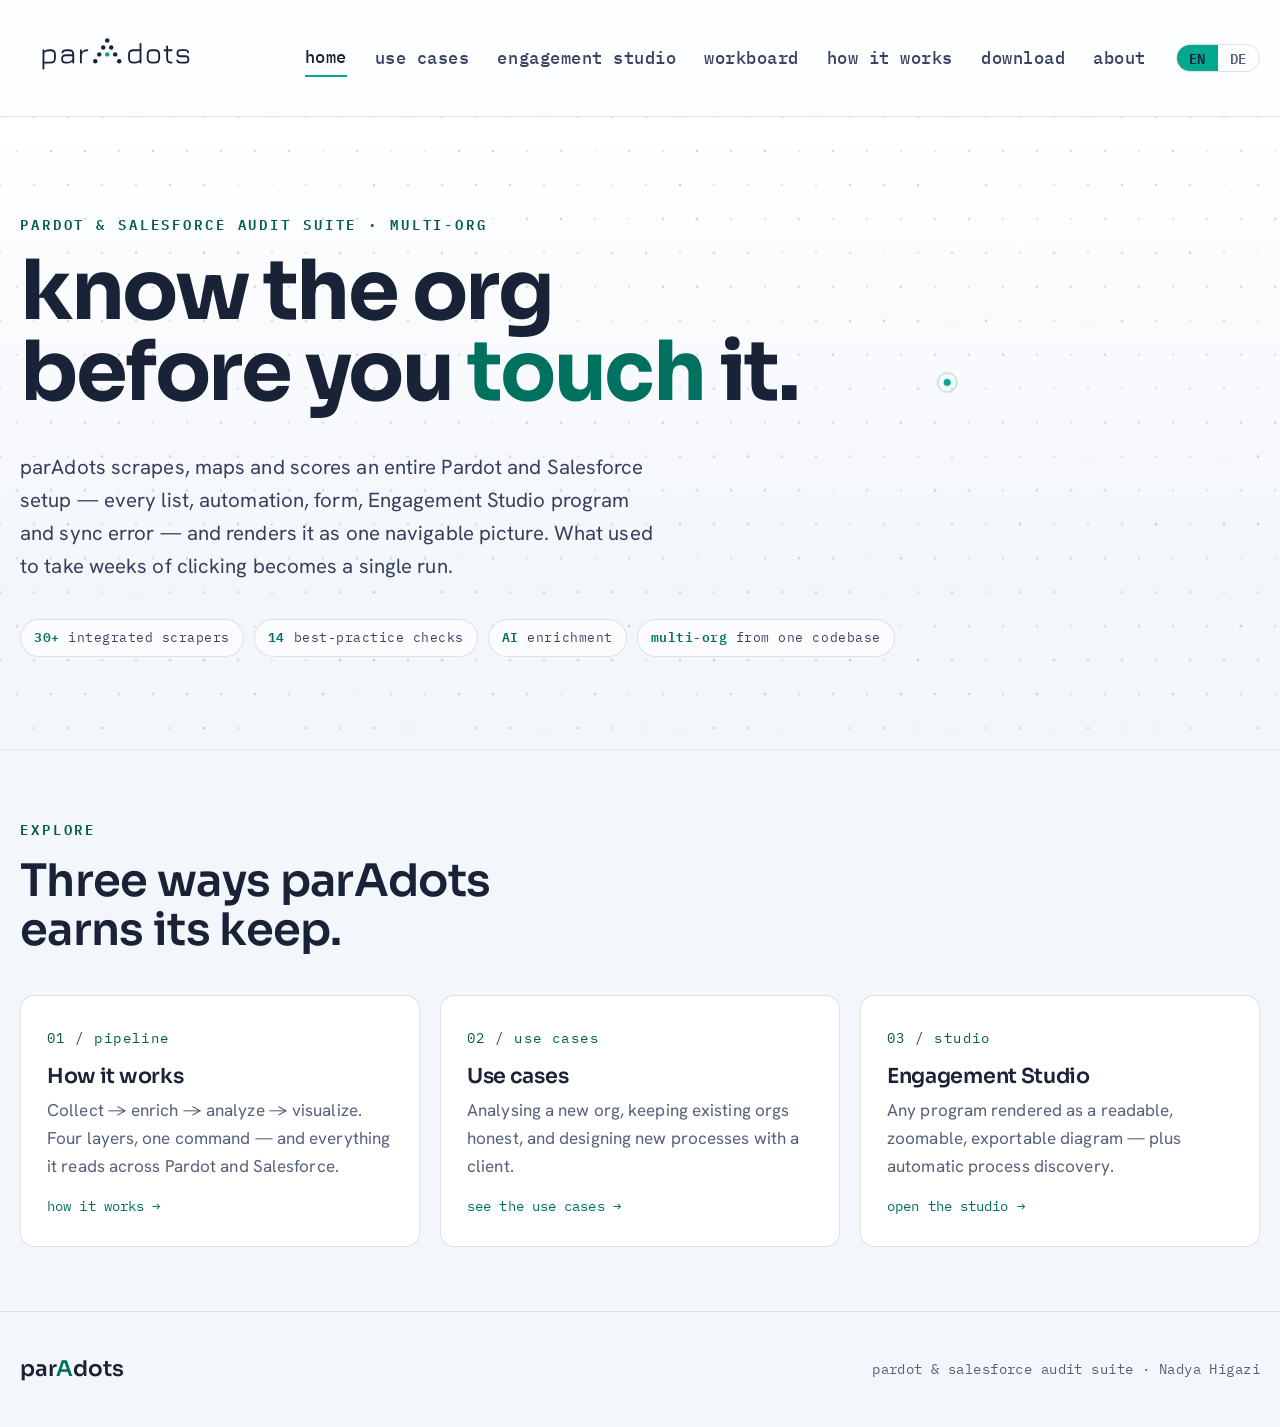
<file: index.html>
<!doctype html>
<html lang="en">
<head>
<meta charset="utf-8">
<meta name="viewport" content="width=device-width, initial-scale=1">
<title>parAdots</title>
<meta name="description" content="parAdots — multi-org Pardot & Salesforce audit suite. Scrape, map, score and visualise an entire org.">
<link rel="icon" href="assets/parAdots-logo.svg">
<link rel="preconnect" href="https://fonts.googleapis.com">
<link rel="preconnect" href="https://fonts.gstatic.com" crossorigin>
<link rel="stylesheet" href="https://fonts.googleapis.com/css2?family=Sora:wght@400;500;600;700&family=Hanken+Grotesk:wght@400;500;600&family=IBM+Plex+Mono:wght@400;500&display=swap">
<link rel="stylesheet" href="styles.css">
</head>
<body>

<header>
  <div class="wrap nav">
    <a class="brandmark" href="index.html" aria-label="parAdots home"><img src="assets/parAdots-logo.svg" alt="parAdots"></a>
    <nav class="nav-links">
      <a href="index.html" class="active" data-i18n="nav.home">home</a>
      <a href="scenarios.html" class="hide-sm" data-i18n="nav.uc">use cases</a>
      <a href="engagement-studio.html" class="hide-sm" data-i18n="nav.es">engagement studio</a>
      <a href="workboard.html" class="hide-sm" data-i18n="nav.workboard">workboard</a>
      <a href="how-it-works.html" class="hide-sm" data-i18n="nav.hiw">how it works</a>
      <a href="install.html" class="hide-sm" data-i18n="nav.install">download</a>
      <a href="about.html" class="hide-sm" data-i18n="nav.about">about</a>
      <span class="langtoggle" role="group" aria-label="Language"><button type="button" data-lang="en">EN</button><button type="button" data-lang="de">DE</button></span>
    </nav>
  </div>
</header>

<section class="hero">
  <canvas id="dotfield" aria-hidden="true"></canvas>
  <div class="wrap">
    <span class="eyebrow" data-i18n="home.eyebrow">pardot &amp; salesforce audit suite · multi-org</span>
    <h1 data-i18n="home.h1">know the org before you <span class="mark">touch</span> it.</h1>
    <p class="lead" data-i18n="home.lead">parAdots scrapes, maps and scores an entire Pardot and Salesforce setup — every list, automation, form, Engagement&nbsp;Studio program and sync error — and renders it as one navigable picture. What used to take weeks of clicking becomes a single run.</p>
    <div class="chips">
      <span class="chip" data-i18n="home.chip1"><b>30+</b> integrated scrapers</span>
      <span class="chip" data-i18n="home.chip2"><b>14</b> best-practice checks</span>
      <span class="chip" data-i18n="home.chip3"><b>AI</b> enrichment</span>
      <span class="chip" data-i18n="home.chip4"><b>multi-org</b> from one codebase</span>
    </div>
  </div>
</section>

<section>
  <div class="wrap">
    <span class="eyebrow" data-i18n="home.exp_eyebrow">explore</span>
    <h2 style="max-width:16ch" data-i18n="home.exp_h2">Three ways parAdots earns its keep.</h2>
    <div class="cards">
      <a class="card" href="how-it-works.html">
        <span class="num" data-i18n="home.card1_num">01 / pipeline</span>
        <h3 data-i18n="home.card1_h">How it works</h3>
        <p data-i18n="home.card1_p">Collect → enrich → analyze → visualize. Four layers, one command — and everything it reads across Pardot and Salesforce.</p>
        <span class="go" data-i18n="home.card1_go">how it works →</span>
      </a>
      <a class="card" href="scenarios.html">
        <span class="num" data-i18n="home.card2_num">02 / use cases</span>
        <h3 data-i18n="home.card2_h">Use cases</h3>
        <p data-i18n="home.card2_p">Analysing a new org, keeping existing orgs honest, and designing new processes with a client.</p>
        <span class="go" data-i18n="home.card2_go">see the use cases →</span>
      </a>
      <a class="card" href="engagement-studio.html">
        <span class="num" data-i18n="home.card3_num">03 / studio</span>
        <h3 data-i18n="home.card3_h">Engagement Studio</h3>
        <p data-i18n="home.card3_p">Any program rendered as a readable, zoomable, exportable diagram — plus automatic process discovery.</p>
        <span class="go" data-i18n="home.card3_go">open the studio →</span>
      </a>
    </div>
  </div>
</section>


<footer>
  <div class="wrap foot">
    <span class="wordmark">par<span class="cap">A</span>dots</span>
    <p data-i18n="foot.tag">pardot &amp; salesforce audit suite · Nadya Higazi</p>
  </div>
</footer>

<script>
(function(){
  var canvas=document.getElementById('dotfield'); if(!canvas) return;
  var ctx=canvas.getContext('2d');
  var reduce=window.matchMedia&&window.matchMedia('(prefers-reduced-motion: reduce)').matches;
  var dpr=Math.min(window.devicePixelRatio||1,2),dots=[],anomaly=null,gap=34,raf=null;
  function build(){var w=canvas.clientWidth,h=canvas.clientHeight;canvas.width=w*dpr;canvas.height=h*dpr;ctx.setTransform(dpr,0,0,dpr,0,0);dots=[];var cols=Math.ceil(w/gap)+1,rows=Math.ceil(h/gap)+1;for(var r=0;r<rows;r++){for(var c=0;c<cols;c++){dots.push({x:c*gap+(r%2?gap/2:0),y:r*gap,base:.08+Math.random()*.1,ph:Math.random()*Math.PI*2});}}anomaly={x:w*.74,y:h*.42};}
  function draw(t){var w=canvas.clientWidth,h=canvas.clientHeight;ctx.clearRect(0,0,w,h);for(var i=0;i<dots.length;i++){var d=dots[i];var o=d.base+(reduce?0:Math.sin(t/1600+d.ph)*.03);ctx.beginPath();ctx.arc(d.x,d.y,1.3,0,Math.PI*2);ctx.fillStyle='rgba(26,34,56,'+Math.max(.03,o).toFixed(3)+')';ctx.fill();}if(anomaly){var pulse=reduce?3.4:3.1+Math.sin(t/900)*.9;ctx.beginPath();ctx.arc(anomaly.x,anomaly.y,pulse,0,Math.PI*2);ctx.fillStyle='#00a88f';ctx.fill();ctx.beginPath();ctx.arc(anomaly.x,anomaly.y,pulse+6,0,Math.PI*2);ctx.strokeStyle='rgba(0,168,143,.4)';ctx.lineWidth=1;ctx.stroke();}if(!reduce)raf=requestAnimationFrame(draw);}
  function start(){build();if(raf)cancelAnimationFrame(raf);if(reduce){draw(0);}else{raf=requestAnimationFrame(draw);}}
  var to;window.addEventListener('resize',function(){clearTimeout(to);to=setTimeout(start,180);});start();
})();
</script>
<script src="i18n.js"></script>
</body>
</html>
</file>
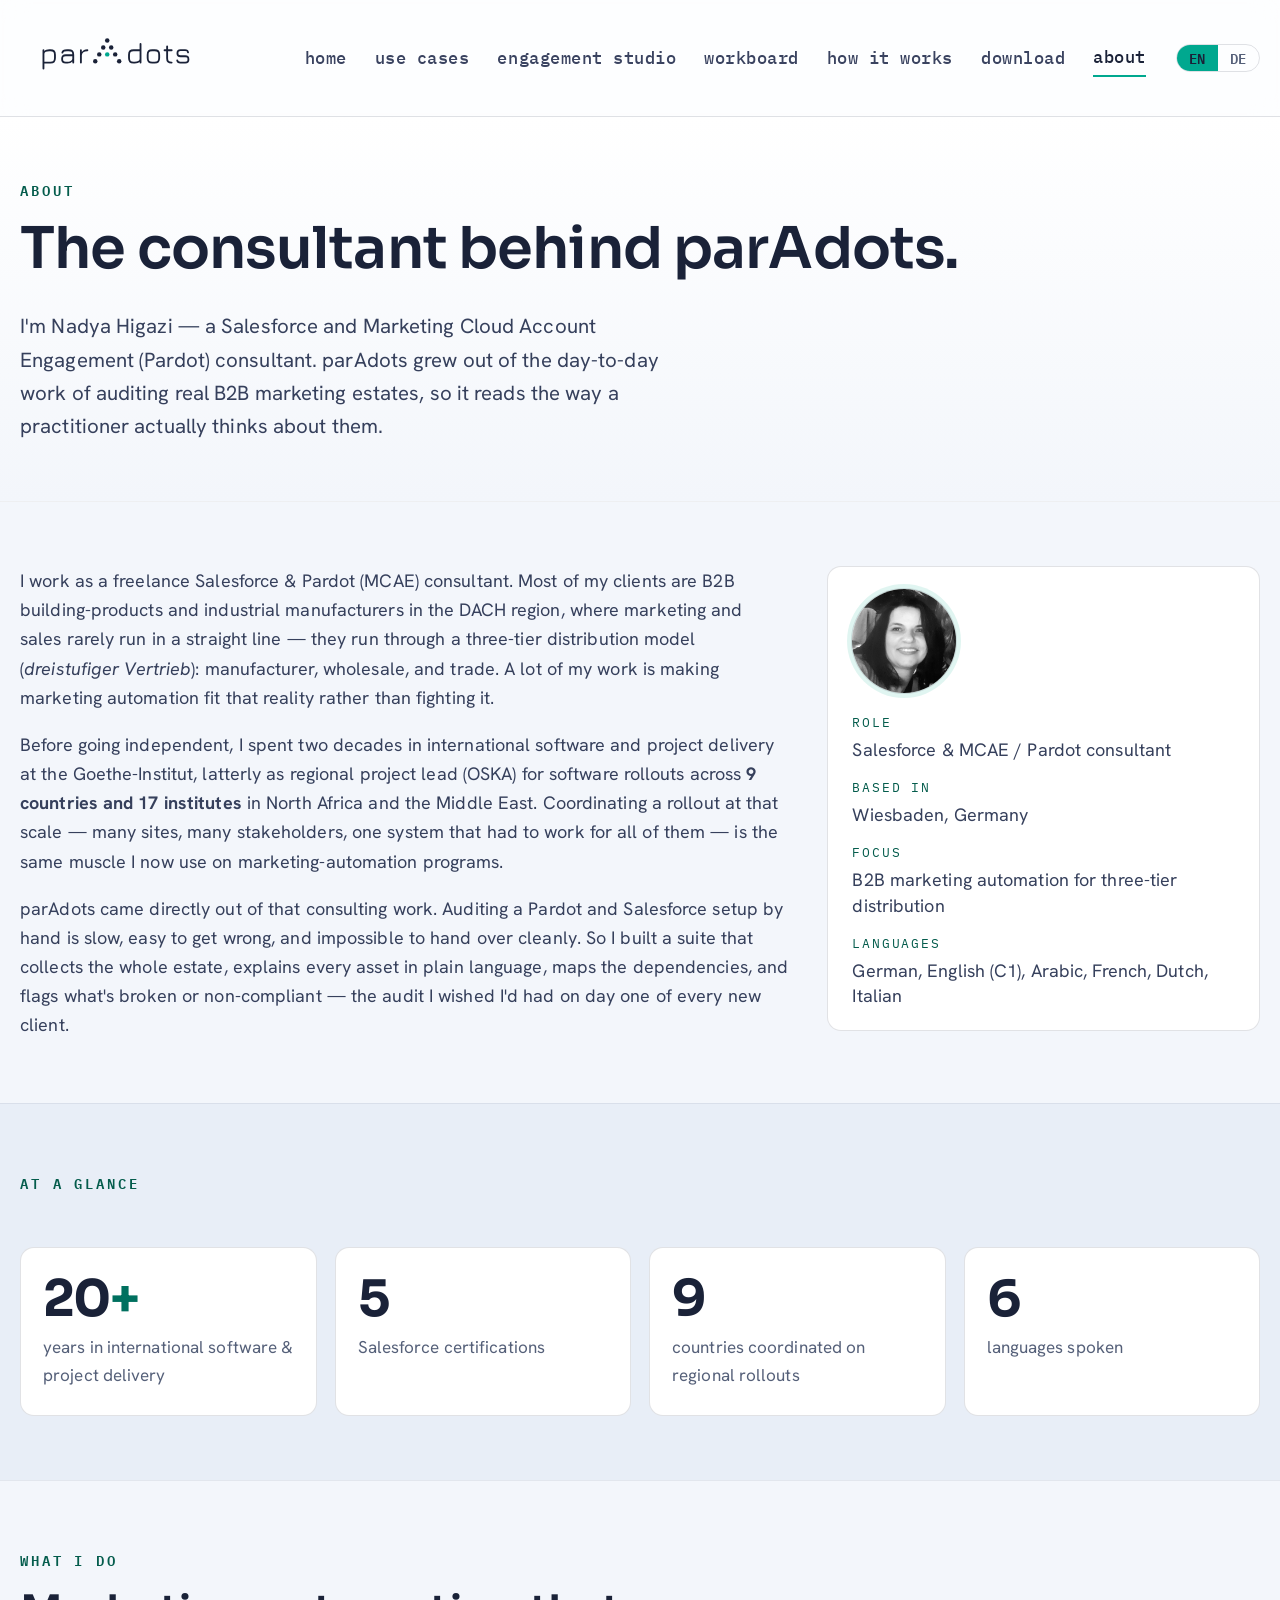
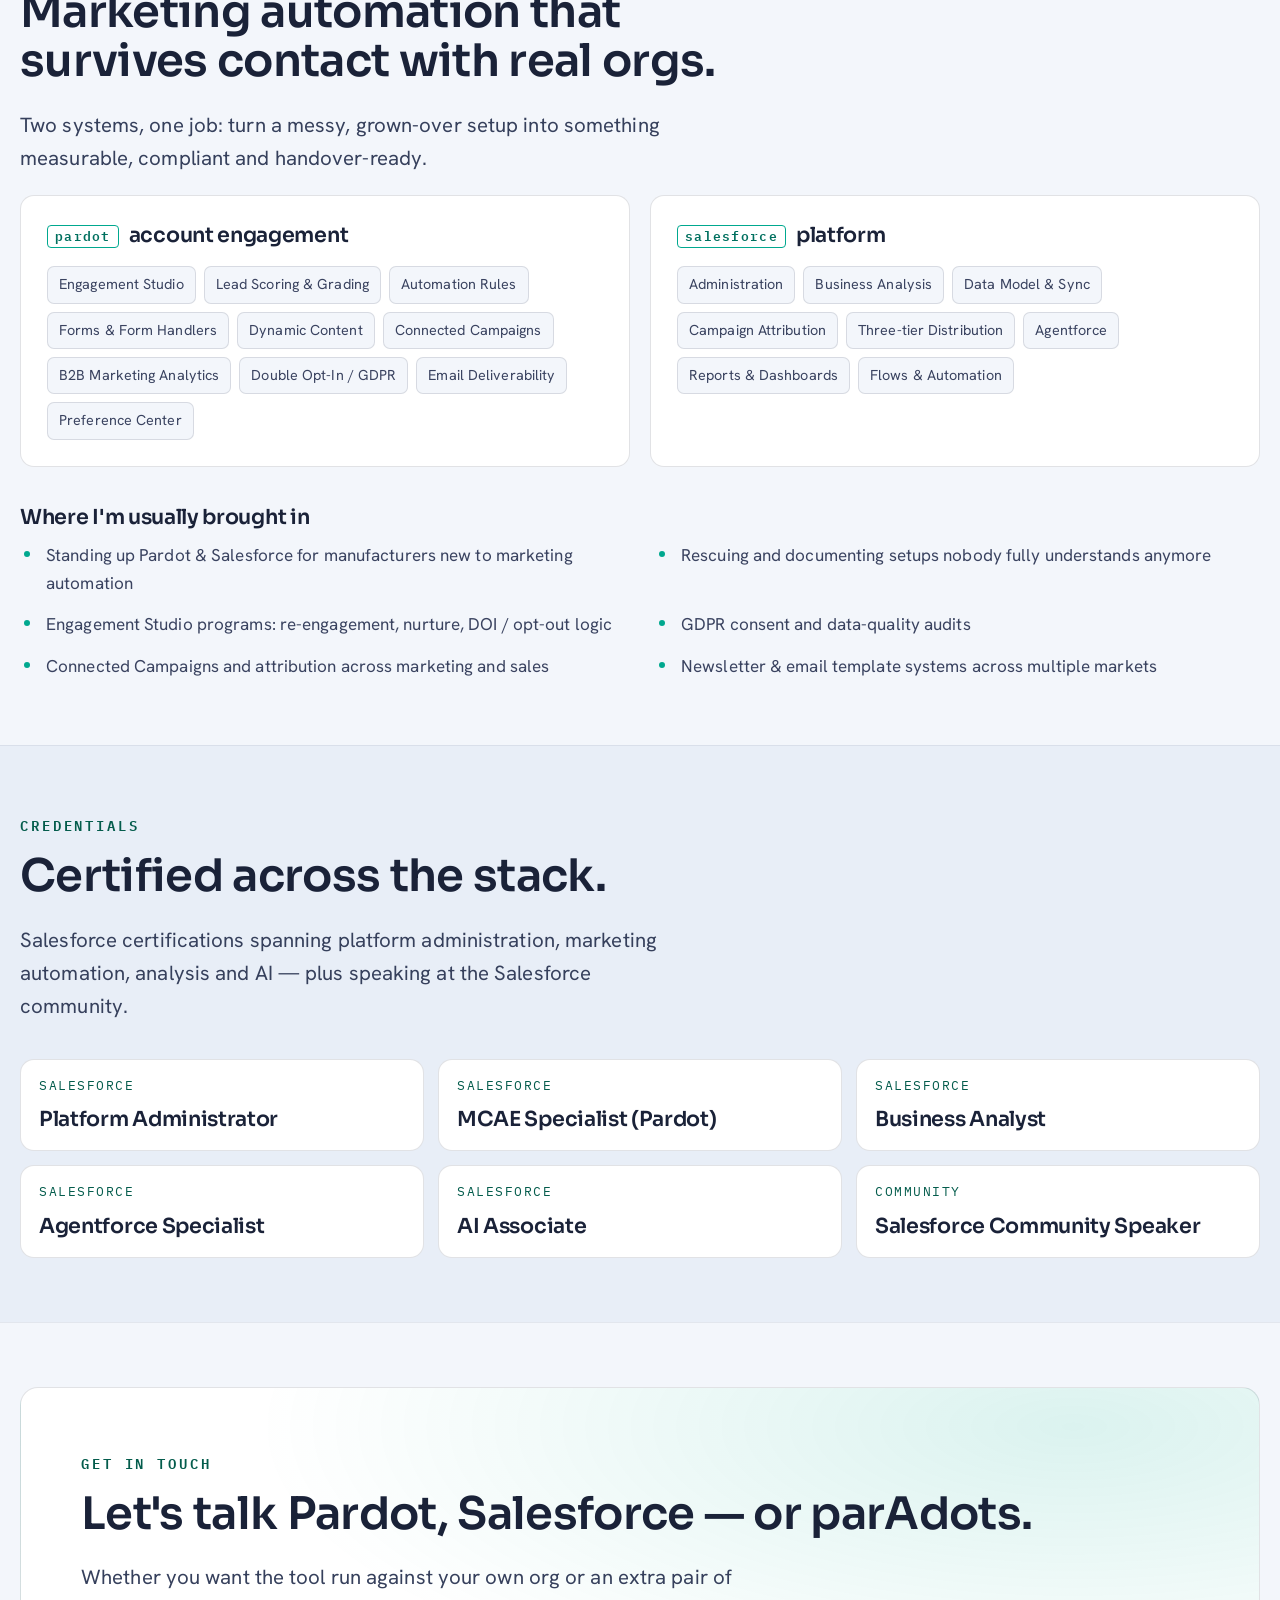
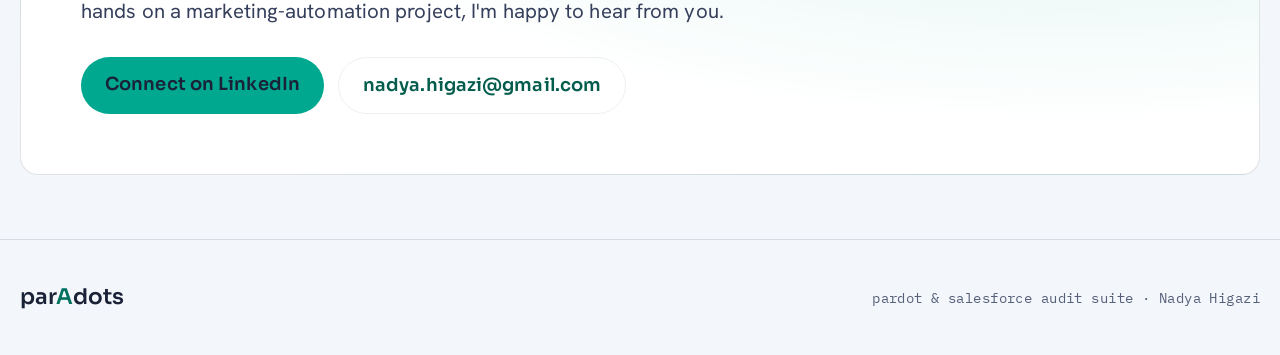
<file: about.html>
<!doctype html>
<html lang="en">
<head>
<meta charset="utf-8">
<meta name="viewport" content="width=device-width, initial-scale=1">
<title>parAdots — About</title>
<meta name="description" content="About Nadya Higazi — the Salesforce & Marketing Cloud Account Engagement (Pardot) consultant behind parAdots.">
<link rel="icon" href="assets/parAdots-logo.svg">
<link rel="preconnect" href="https://fonts.googleapis.com">
<link rel="preconnect" href="https://fonts.gstatic.com" crossorigin>
<link rel="stylesheet" href="https://fonts.googleapis.com/css2?family=Sora:wght@400;500;600;700&family=Hanken+Grotesk:wght@400;500;600&family=IBM+Plex+Mono:wght@400;500&display=swap">
<link rel="stylesheet" href="styles.css">
<style>
  /* about page — unified type scale + tighter rhythm */
  .page-head h1{font-size:clamp(2rem,5vw,3.2rem);line-height:1.12;max-width:26ch;}
  .bio-grid{display:grid;grid-template-columns:1.6fr .9fr;gap:clamp(24px,3vw,44px);align-items:start;}
  @media(max-width:820px){.bio-grid{grid-template-columns:1fr;}}
  .bio-grid > div p{margin:0 0 1em;color:#36405c;}
  .bio-grid > div p:last-child{margin-bottom:0;}
  .glance{border:1px solid var(--line);border-radius:var(--r);background:var(--surface);padding:22px 24px;position:sticky;top:112px;}
  .glance dl{margin:0;display:grid;gap:16px;}
  .glance dt{font-family:var(--font-mono);font-size:.72rem;letter-spacing:.14em;text-transform:uppercase;color:var(--accent-ink);margin-bottom:3px;}
  .glance dd{margin:0;font-size:1rem;color:#36405c;line-height:1.4;}
  .certs{display:grid;grid-template-columns:repeat(3,1fr);gap:14px;margin-top:2em;}
  @media(max-width:760px){.certs{grid-template-columns:1fr 1fr;}}
  @media(max-width:440px){.certs{grid-template-columns:1fr;}}
  .cert{border:1px solid var(--line);border-radius:var(--r);background:var(--surface);padding:16px 18px;}
  .cert .k{font-family:var(--font-mono);font-size:.72rem;letter-spacing:.12em;text-transform:uppercase;color:var(--accent-ink);}
  .cert h3{font-size:1.15rem;margin:.45em 0 0;font-family:var(--font-display);}
  .btn.ghost{background:transparent;color:var(--accent-ink);border:1px solid var(--line-2);}
  .btn.ghost:hover{border-color:var(--accent);background:var(--surface);}
  .avatar{display:block;width:104px;height:104px;border-radius:50%;object-fit:cover;margin:0 0 20px;box-shadow:0 0 0 1px var(--line),0 0 0 5px rgba(0,168,143,.12);}
</style>
</head>
<body>

<header>
  <div class="wrap nav">
    <a class="brandmark" href="index.html" aria-label="parAdots home"><img src="assets/parAdots-logo.svg" alt="parAdots"></a>
    <nav class="nav-links">
      <a href="index.html" class="hide-sm" data-i18n="nav.home">home</a>
      <a href="scenarios.html" class="hide-sm" data-i18n="nav.uc">use cases</a>
      <a href="engagement-studio.html" class="hide-sm" data-i18n="nav.es">engagement studio</a>
      <a href="workboard.html" class="hide-sm" data-i18n="nav.workboard">workboard</a>
      <a href="how-it-works.html" class="hide-sm" data-i18n="nav.hiw">how it works</a>
      <a href="install.html" class="hide-sm" data-i18n="nav.install">download</a>
      <a href="about.html" class="active" data-i18n="nav.about">about</a>
      <span class="langtoggle" role="group" aria-label="Language"><button type="button" data-lang="en">EN</button><button type="button" data-lang="de">DE</button></span>
    </nav>
  </div>
</header>

<div class="page-head">
  <div class="wrap">
    <span class="eyebrow" data-i18n="ab.eyebrow">about</span>
    <h1 data-i18n="ab.h1">The consultant behind parAdots.</h1>
    <p class="lead" data-i18n="ab.lead">I'm Nadya Higazi — a Salesforce and Marketing Cloud Account Engagement (Pardot) consultant. parAdots grew out of the day-to-day work of auditing real B2B marketing estates, so it reads the way a practitioner actually thinks about them.</p>
  </div>
</div>

<section>
  <div class="wrap bio-grid">
    <div>
      <p data-i18n="ab.bio1">I work as a freelance Salesforce &amp; Pardot (MCAE) consultant. Most of my clients are B2B building-products and industrial manufacturers in the DACH region, where marketing and sales rarely run in a straight line — they run through a three-tier distribution model (<em>dreistufiger Vertrieb</em>): manufacturer, wholesale, and trade. A lot of my work is making marketing automation fit that reality rather than fighting it.</p>
      <p data-i18n="ab.bio2">Before going independent, I spent two decades in international software and project delivery at the Goethe-Institut, latterly as regional project lead (OSKA-Beauftragte) for software rollouts across <strong>9 countries and 17 institutes</strong> in North Africa and the Middle East. Coordinating a rollout at that scale — many sites, many stakeholders, one system that had to work for all of them — is the same muscle I now use on marketing-automation programs.</p>
      <p data-i18n="ab.bio3">parAdots came directly out of that consulting work. Auditing a Pardot and Salesforce setup by hand is slow, easy to get wrong, and impossible to hand over cleanly. So I built a suite that collects the whole estate, explains every asset in plain language, maps the dependencies, and flags what's broken or non-compliant — the audit I wished I'd had on day one of every new client.</p>
    </div>
    <aside class="glance">
      <img class="avatar" src="assets/nadya.jpg" alt="Nadya Higazi" width="104" height="104" loading="lazy">
      <dl>
        <div><dt data-i18n="ab.g_role_k">Role</dt><dd data-i18n="ab.g_role_v">Salesforce &amp; MCAE / Pardot consultant</dd></div>
        <div><dt data-i18n="ab.g_based_k">Based in</dt><dd data-i18n="ab.g_based_v">Wiesbaden, Germany</dd></div>
        <div><dt data-i18n="ab.g_focus_k">Focus</dt><dd data-i18n="ab.g_focus_v">B2B marketing automation for three-tier distribution</dd></div>
        <div><dt data-i18n="ab.g_lang_k">Languages</dt><dd data-i18n="ab.g_lang_v">German, English (C1), Arabic, French, Dutch, Italian</dd></div>
      </dl>
    </aside>
  </div>
</section>

<section class="band-deep">
  <div class="wrap">
    <span class="eyebrow" data-i18n="ab.ag_eyebrow">at a glance</span>
    <div class="stats" style="margin-top:2em">
      <div class="stat"><div class="big">20<span class="u">+</span></div><div class="cap" data-i18n="ab.ag_s1">years in international software &amp; project delivery</div></div>
      <div class="stat"><div class="big">5</div><div class="cap" data-i18n="ab.ag_s2">Salesforce certifications</div></div>
      <div class="stat"><div class="big">9</div><div class="cap" data-i18n="ab.ag_s3">countries coordinated on regional rollouts</div></div>
      <div class="stat"><div class="big">6</div><div class="cap" data-i18n="ab.ag_s4">languages spoken</div></div>
    </div>
  </div>
</section>

<section>
  <div class="wrap">
    <span class="eyebrow" data-i18n="ab.wi_eyebrow">what i do</span>
    <h2 data-i18n="ab.wi_h">Marketing automation that survives contact with real orgs.</h2>
    <p class="lead" data-i18n="ab.wi_lead">Two systems, one job: turn a messy, grown-over setup into something measurable, compliant and handover-ready.</p>
    <div class="cov">
      <div class="cov-col"><h3 data-i18n="ab.wi_pardot_h"><span class="tag">pardot</span> account engagement</h3>
        <div class="tags"><span>Engagement Studio</span><span>Lead Scoring &amp; Grading</span><span>Automation Rules</span><span>Forms &amp; Form Handlers</span><span>Dynamic Content</span><span>Connected Campaigns</span><span>B2B Marketing Analytics</span><span>Double Opt-In / GDPR</span><span>Email Deliverability</span><span>Preference Center</span></div>
      </div>
      <div class="cov-col"><h3 data-i18n="ab.wi_sf_h"><span class="tag">salesforce</span> platform</h3>
        <div class="tags"><span>Administration</span><span>Business Analysis</span><span>Data Model &amp; Sync</span><span>Campaign Attribution</span><span>Three-tier Distribution</span><span>Agentforce</span><span>Reports &amp; Dashboards</span><span>Flows &amp; Automation</span></div>
      </div>
    </div>
    <h3 style="margin-top:1.8em;font-family:var(--font-display);font-size:1.15rem" data-i18n="ab.wi_where_h">Where I'm usually brought in</h3>
    <ul class="checks">
      <li data-i18n="ab.wi_l1">Standing up Pardot &amp; Salesforce for manufacturers new to marketing automation</li>
      <li data-i18n="ab.wi_l2">Rescuing and documenting setups nobody fully understands anymore</li>
      <li data-i18n="ab.wi_l3">Engagement Studio programs: re-engagement, nurture, DOI / opt-out logic</li>
      <li data-i18n="ab.wi_l4">GDPR consent and data-quality audits</li>
      <li data-i18n="ab.wi_l5">Connected Campaigns and attribution across marketing and sales</li>
      <li data-i18n="ab.wi_l6">Newsletter &amp; email template systems across multiple markets</li>
    </ul>
  </div>
</section>

<section class="band-deep">
  <div class="wrap">
    <span class="eyebrow" data-i18n="ab.cr_eyebrow">credentials</span>
    <h2 data-i18n="ab.cr_h">Certified across the stack.</h2>
    <p class="lead" data-i18n="ab.cr_lead">Salesforce certifications spanning platform administration, marketing automation, analysis and AI — plus speaking at the Salesforce community.</p>
    <div class="certs">
      <div class="cert"><div class="k">salesforce</div><h3>Platform Administrator</h3></div>
      <div class="cert"><div class="k">salesforce</div><h3>MCAE Specialist (Pardot)</h3></div>
      <div class="cert"><div class="k">salesforce</div><h3>Business Analyst</h3></div>
      <div class="cert"><div class="k">salesforce</div><h3>Agentforce Specialist</h3></div>
      <div class="cert"><div class="k">salesforce</div><h3>AI Associate</h3></div>
      <div class="cert"><div class="k">community</div><h3>Salesforce Community Speaker</h3></div>
    </div>
  </div>
</section>

<section>
  <div class="wrap">
    <div class="cta-box">
      <span class="eyebrow" data-i18n="ab.ct_eyebrow">get in touch</span>
      <h2 data-i18n="ab.ct_h">Let's talk Pardot, Salesforce — or parAdots.</h2>
      <p class="lead" data-i18n="ab.ct_lead">Whether you want the tool run against your own org or an extra pair of hands on a marketing-automation project, I'm happy to hear from you.</p>
      <div class="btn-row">
        <a class="btn" href="https://www.linkedin.com/in/nadya-higazi" target="_blank" rel="noopener" data-i18n="ab.ct_linkedin">Connect on LinkedIn</a>
        <a class="btn ghost" href="mailto:nadya.higazi@gmail.com">nadya.higazi@gmail.com</a>
      </div>
    </div>
  </div>
</section>

<footer>
  <div class="wrap foot">
    <span class="wordmark">par<span class="cap">A</span>dots</span>
    <p data-i18n="foot.tag">pardot &amp; salesforce audit suite · Nadya Higazi</p>
  </div>
</footer>

<script src="i18n.js"></script>
</body>
</html>
</file>
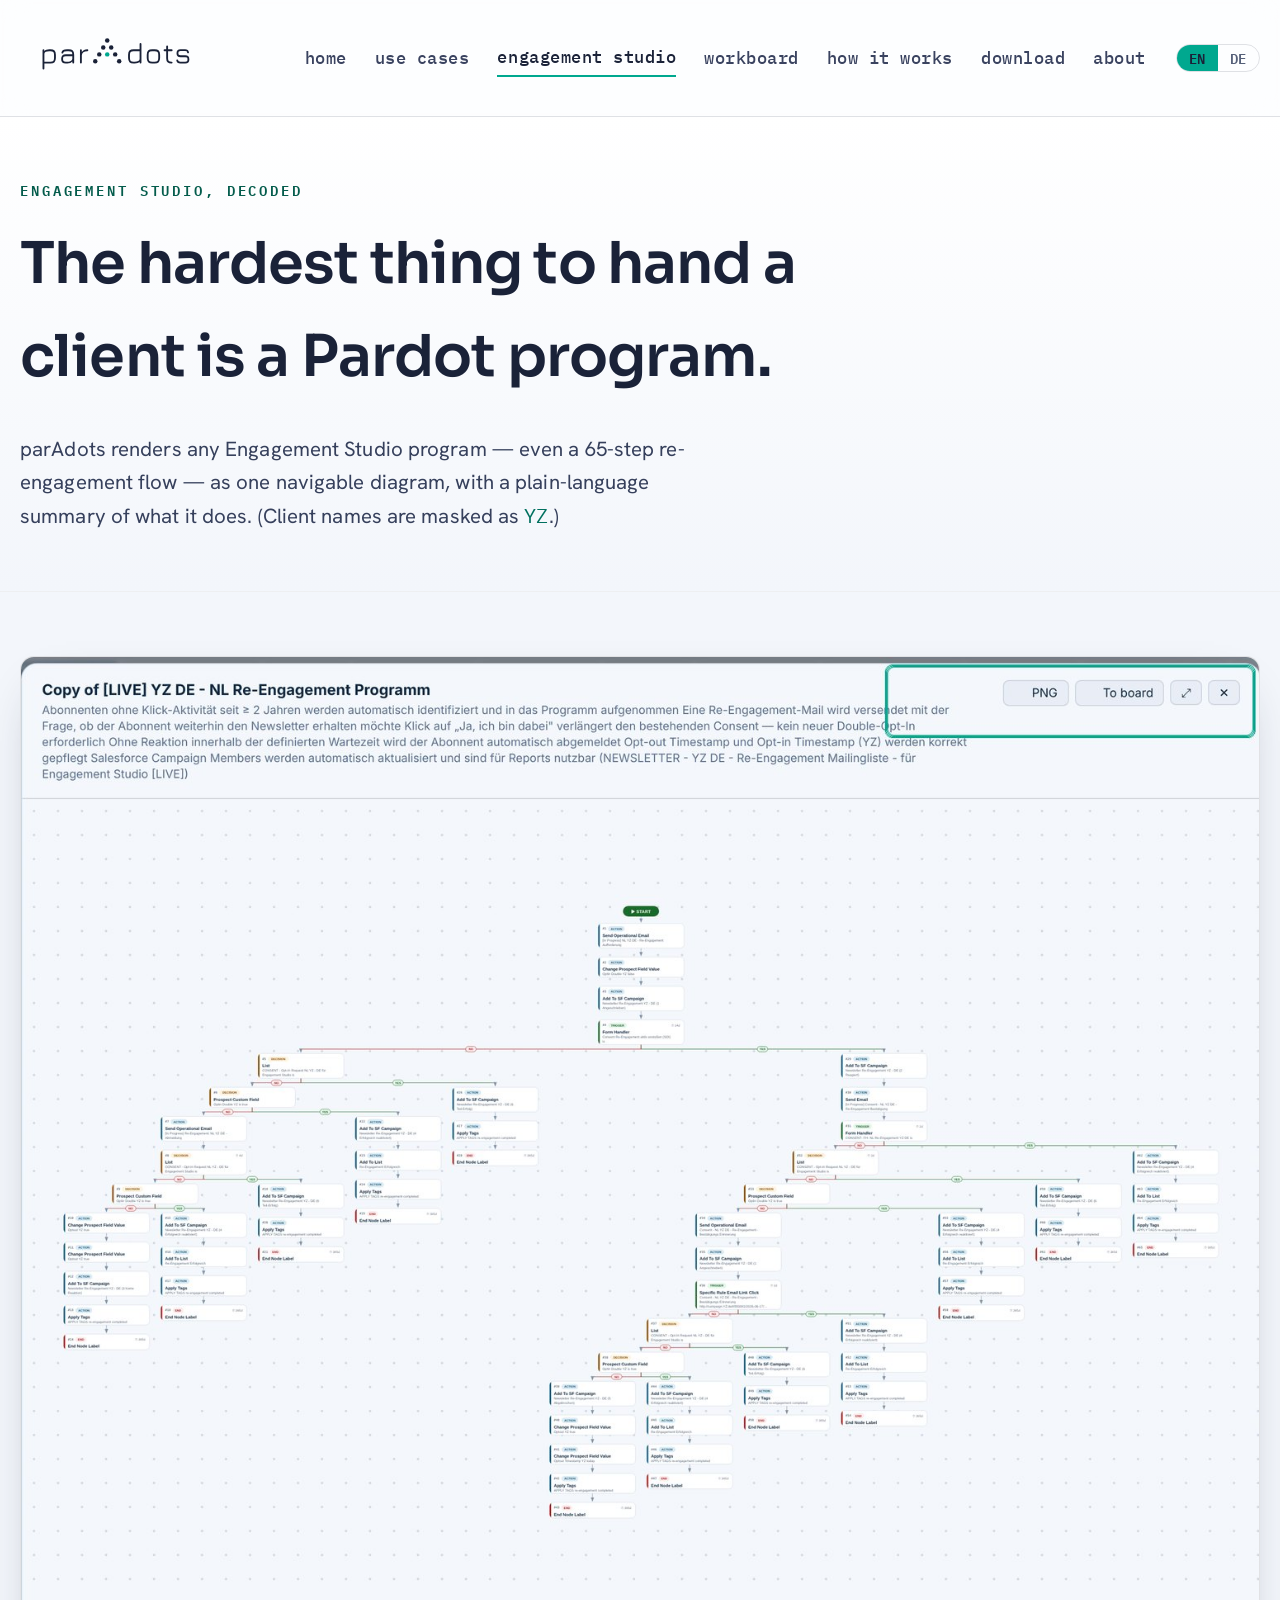
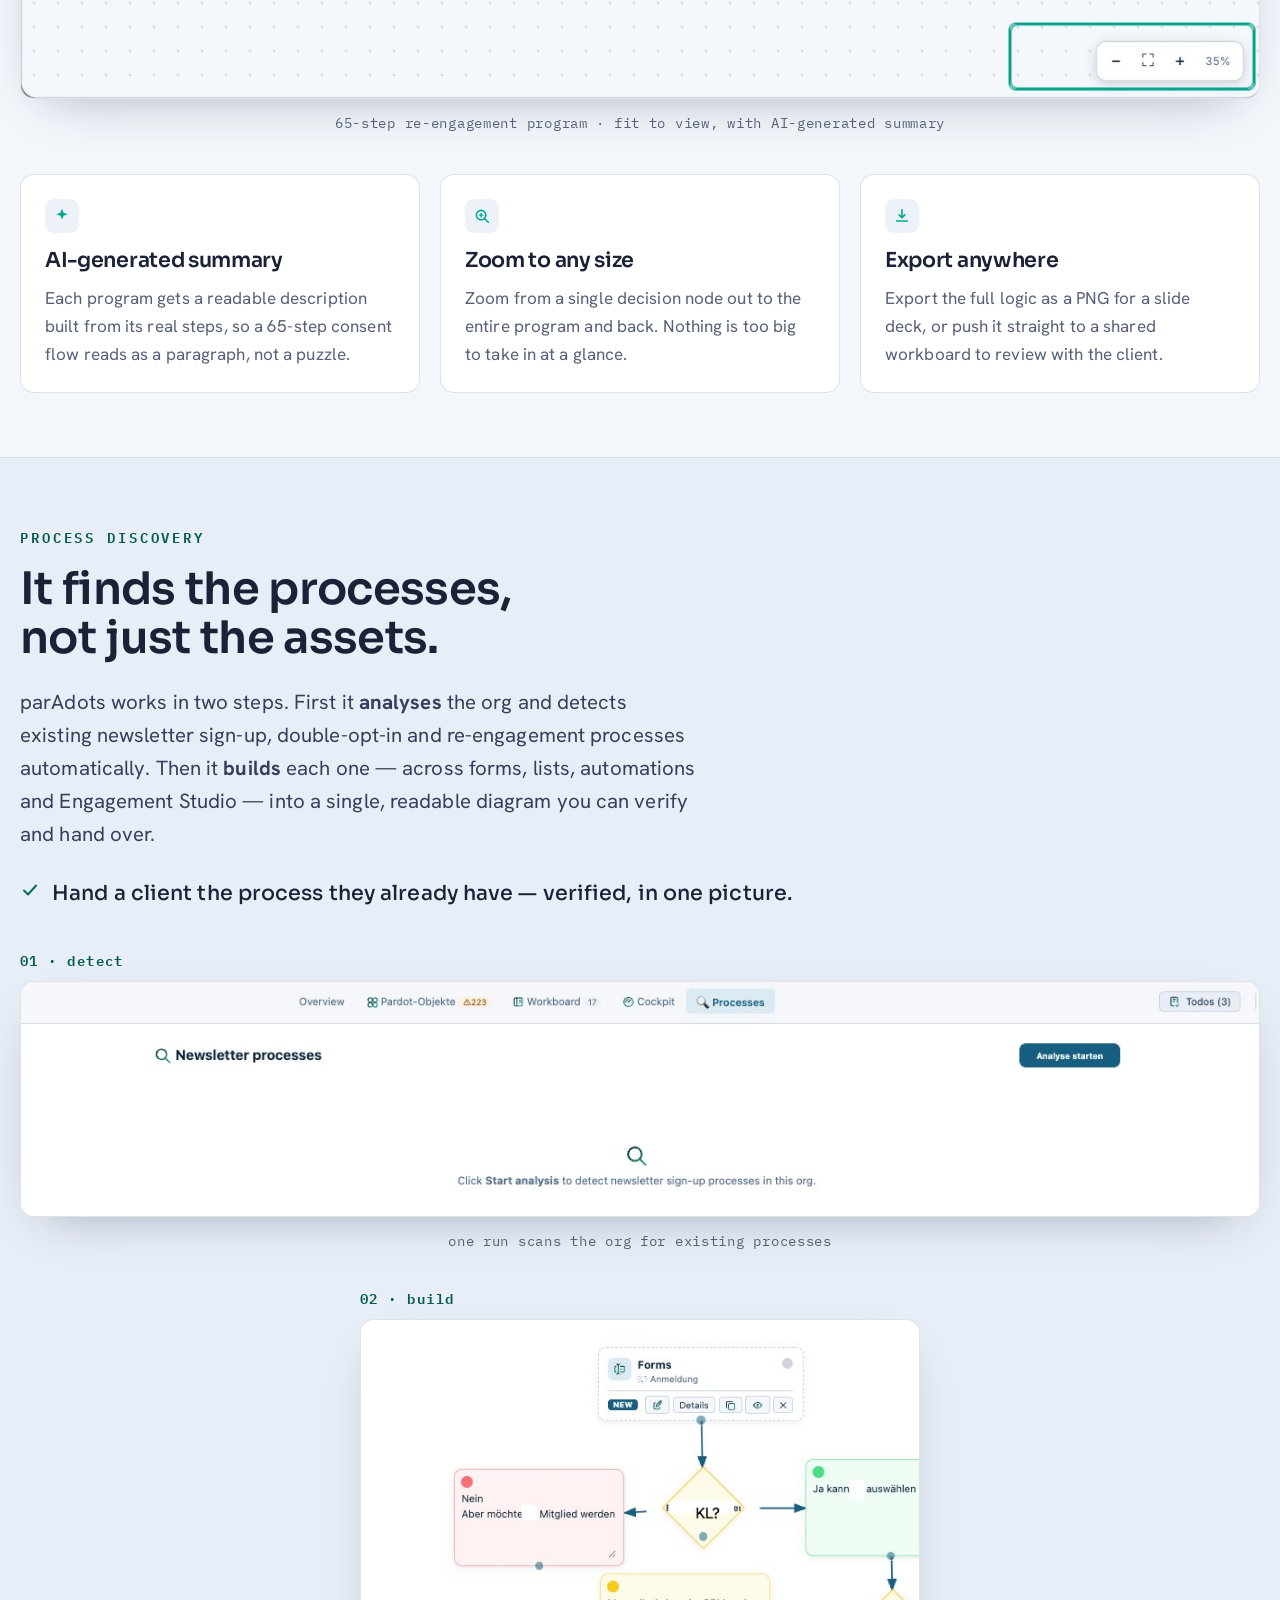
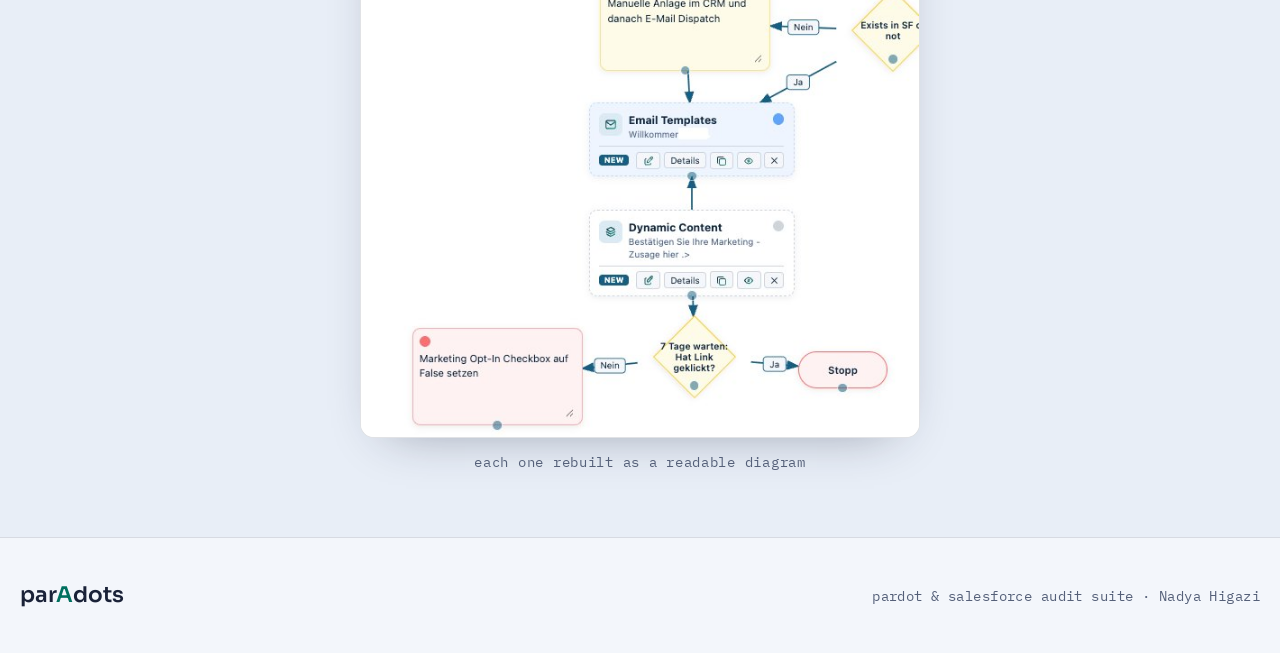
<file: engagement-studio.html>
<!doctype html>
<html lang="en">
<head>
<meta charset="utf-8">
<meta name="viewport" content="width=device-width, initial-scale=1">
<title>parAdots — Engagement Studio</title>
<meta name="description" content="Any Engagement Studio program rendered as a readable, zoomable, exportable diagram — plus automatic process discovery.">
<link rel="icon" href="assets/parAdots-logo.svg">
<link rel="preconnect" href="https://fonts.googleapis.com">
<link rel="preconnect" href="https://fonts.gstatic.com" crossorigin>
<link rel="stylesheet" href="https://fonts.googleapis.com/css2?family=Sora:wght@400;500;600;700&family=Hanken+Grotesk:wght@400;500;600&family=IBM+Plex+Mono:wght@400;500&display=swap">
<link rel="stylesheet" href="styles.css">
</head>
<body>

<header>
  <div class="wrap nav">
    <a class="brandmark" href="index.html" aria-label="parAdots home"><img src="assets/parAdots-logo.svg" alt="parAdots"></a>
    <nav class="nav-links">
      <a href="index.html" class="hide-sm" data-i18n="nav.home">home</a>
      <a href="scenarios.html" class="hide-sm" data-i18n="nav.uc">use cases</a>
      <a href="engagement-studio.html" class="active" data-i18n="nav.es">engagement studio</a>
      <a href="workboard.html" class="hide-sm" data-i18n="nav.workboard">workboard</a>
      <a href="how-it-works.html" class="hide-sm" data-i18n="nav.hiw">how it works</a>
      <a href="install.html" class="hide-sm" data-i18n="nav.install">download</a>
      <a href="about.html" class="hide-sm" data-i18n="nav.about">about</a>
      <span class="langtoggle" role="group" aria-label="Language"><button type="button" data-lang="en">EN</button><button type="button" data-lang="de">DE</button></span>
    </nav>
  </div>
</header>

<div class="page-head">
  <div class="wrap">
    <span class="eyebrow" data-i18n="es.eyebrow">engagement studio, decoded</span>
    <h1 style="font-size:clamp(2rem,5vw,3.2rem);max-width:20ch" data-i18n="es.h1">The hardest thing to hand a client is a Pardot program.</h1>
    <p class="lead" data-i18n="es.lead">parAdots renders any Engagement Studio program — even a 65-step re-engagement flow — as one navigable diagram, with a plain-language summary of what it does. (Client names are masked as <code>YZ</code>.)</p>
  </div>
</div>

<section>
  <div class="wrap wide">
    <figure><div class="frame"><img src="shots/es-reeng.jpg" alt="A 65-step re-engagement program shown fit-to-view, with an AI-generated summary at the top and PNG, workboard and zoom controls highlighted" loading="lazy"></div><figcaption data-i18n="es.cap">65-step re-engagement program · fit to view, with AI-generated summary</figcaption></figure>
    <div class="feat3">
      <div class="feat">
        <div class="ic"><svg width="18" height="18" viewBox="0 0 20 20" fill="none"><path d="M10 2l1.8 4.4L16.5 8l-4.7 1.6L10 14l-1.8-4.4L3.5 8l4.7-1.6z" fill="#00a88f"/></svg></div>
        <h3 data-i18n="es.f1_h">AI-generated summary</h3>
        <p data-i18n="es.f1_p">Each program gets a readable description built from its real steps, so a 65-step consent flow reads as a paragraph, not a puzzle.</p>
      </div>
      <div class="feat">
        <div class="ic"><svg width="18" height="18" viewBox="0 0 20 20" fill="none"><circle cx="9" cy="9" r="5.2" stroke="#00a88f" stroke-width="1.8"/><path d="M13 13l4 4" stroke="#00a88f" stroke-width="1.8" stroke-linecap="round"/><path d="M7 9h4M9 7v4" stroke="#00a88f" stroke-width="1.5" stroke-linecap="round"/></svg></div>
        <h3 data-i18n="es.f2_h">Zoom to any size</h3>
        <p data-i18n="es.f2_p">Zoom from a single decision node out to the entire program and back. Nothing is too big to take in at a glance.</p>
      </div>
      <div class="feat">
        <div class="ic"><svg width="18" height="18" viewBox="0 0 20 20" fill="none"><path d="M10 3v9m0 0l-3.2-3.2M10 12l3.2-3.2" stroke="#00a88f" stroke-width="1.8" stroke-linecap="round" stroke-linejoin="round"/><path d="M4 15.5h12" stroke="#00a88f" stroke-width="1.8" stroke-linecap="round"/></svg></div>
        <h3 data-i18n="es.f3_h">Export anywhere</h3>
        <p data-i18n="es.f3_p">Export the full logic as a PNG for a slide deck, or push it straight to a shared workboard to review with the client.</p>
      </div>
    </div>
  </div>
</section>

<section class="band-deep">
  <div class="wrap">
    <span class="eyebrow" data-i18n="es.pd_eyebrow">process discovery</span>
    <h2 style="max-width:18ch" data-i18n="es.pd_h2">It finds the processes, not just the assets.</h2>
    <p class="lead" style="margin-bottom:1em" data-i18n="es.pd_lead">parAdots works in two steps. First it <b>analyses</b> the org and detects existing newsletter sign-up, double-opt-in and re-engagement processes automatically. Then it <b>builds</b> each one — across forms, lists, automations and Engagement Studio — into a single, readable diagram you can verify and hand over.</p>
    <div class="payoff"><svg width="20" height="20" viewBox="0 0 20 20" fill="none"><path d="M4 10.5l4 4 8-9" stroke="#00705f" stroke-width="2" stroke-linecap="round" stroke-linejoin="round"/></svg><p data-i18n="es.pd_payoff">Hand a client the process they already have — verified, in one picture.</p></div>
    <div class="steps2">
      <figure>
        <p class="steplab" data-i18n="es.pd_s1lab">01 · detect</p>
        <div class="frame"><img src="shots/process-analyse.jpg" alt="The Processes tab with a one-click Start analysis button to detect existing newsletter processes in the org" loading="lazy"></div>
        <figcaption data-i18n="es.pd_s1cap">one run scans the org for existing processes</figcaption>
      </figure>
      <figure class="narrow">
        <p class="steplab" data-i18n="es.pd_s2lab">02 · build</p>
        <div class="frame"><img src="shots/process.jpg" alt="A reconstructed newsletter sign-up process, from form submission through CRM creation, welcome email and double-opt-in confirmation" loading="lazy"></div>
        <figcaption data-i18n="es.pd_s2cap">each one rebuilt as a readable diagram</figcaption>
      </figure>
    </div>
  </div>
</section>

<footer>
  <div class="wrap foot">
    <span class="wordmark">par<span class="cap">A</span>dots</span>
    <p data-i18n="foot.tag">pardot &amp; salesforce audit suite · Nadya Higazi</p>
  </div>
</footer>

<script src="i18n.js"></script>
</body>
</html>
</file>
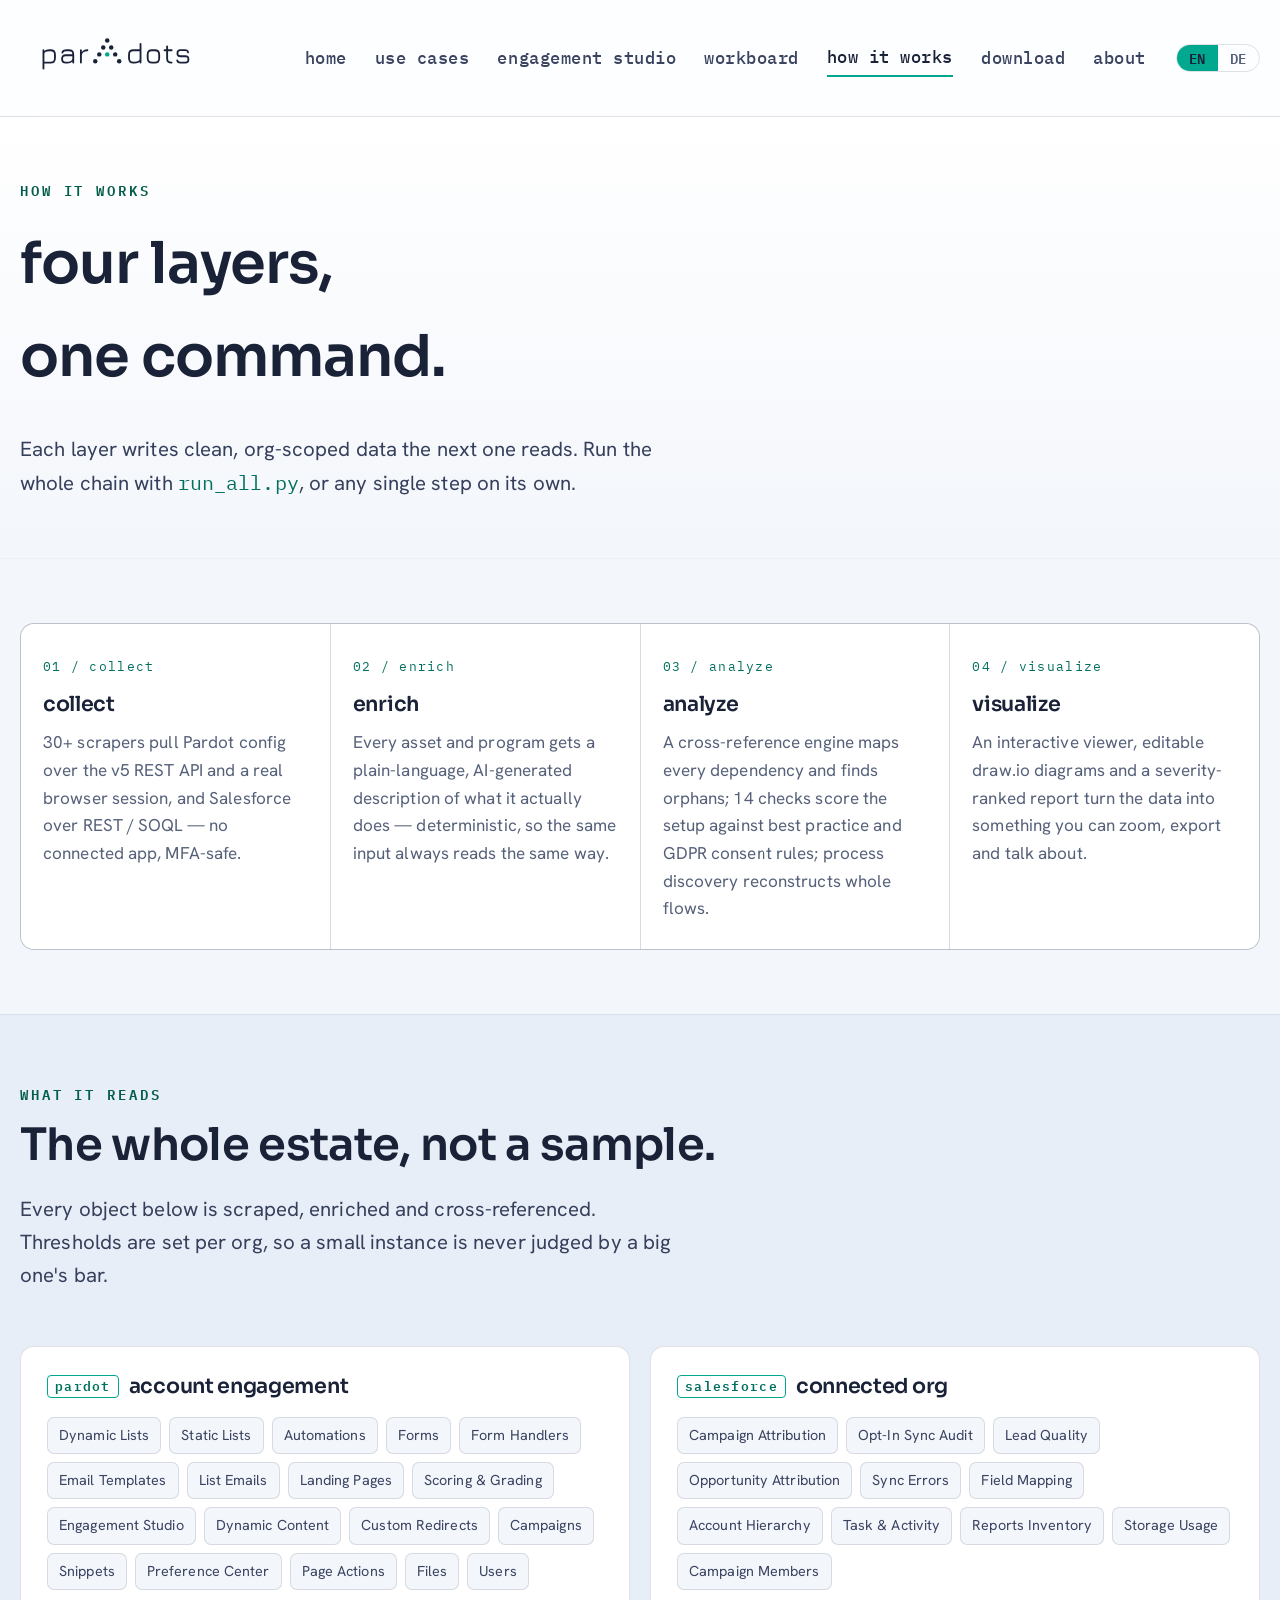
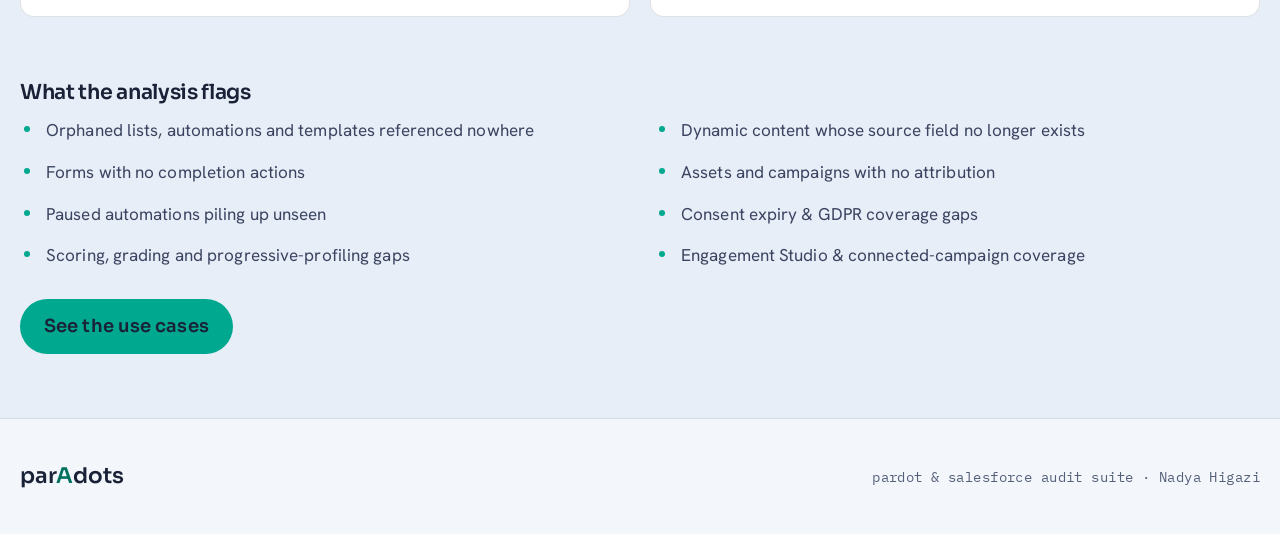
<file: how-it-works.html>
<!doctype html>
<html lang="en">
<head>
<meta charset="utf-8">
<meta name="viewport" content="width=device-width, initial-scale=1">
<title>parAdots — How it works</title>
<meta name="description" content="How parAdots works: collect, enrich, analyze, visualize — and everything it reads across Pardot and Salesforce.">
<link rel="icon" href="assets/parAdots-logo.svg">
<link rel="preconnect" href="https://fonts.googleapis.com">
<link rel="preconnect" href="https://fonts.gstatic.com" crossorigin>
<link rel="stylesheet" href="https://fonts.googleapis.com/css2?family=Sora:wght@400;500;600;700&family=Hanken+Grotesk:wght@400;500;600&family=IBM+Plex+Mono:wght@400;500&display=swap">
<link rel="stylesheet" href="styles.css">
</head>
<body>

<header>
  <div class="wrap nav">
    <a class="brandmark" href="index.html" aria-label="parAdots home"><img src="assets/parAdots-logo.svg" alt="parAdots"></a>
    <nav class="nav-links">
      <a href="index.html" class="hide-sm" data-i18n="nav.home">home</a>
      <a href="scenarios.html" class="hide-sm" data-i18n="nav.uc">use cases</a>
      <a href="engagement-studio.html" class="hide-sm" data-i18n="nav.es">engagement studio</a>
      <a href="workboard.html" class="hide-sm" data-i18n="nav.workboard">workboard</a>
      <a href="how-it-works.html" class="active" data-i18n="nav.hiw">how it works</a>
      <a href="install.html" class="hide-sm" data-i18n="nav.install">download</a>
      <a href="about.html" class="hide-sm" data-i18n="nav.about">about</a>
      <span class="langtoggle" role="group" aria-label="Language"><button type="button" data-lang="en">EN</button><button type="button" data-lang="de">DE</button></span>
    </nav>
  </div>
</header>

<div class="page-head">
  <div class="wrap">
    <span class="eyebrow" data-i18n="hiw.eyebrow">how it works</span>
    <h1 style="font-size:clamp(2rem,5vw,3.2rem);max-width:16ch" data-i18n="hiw.h1">four layers, one command.</h1>
    <p class="lead" data-i18n="hiw.lead">Each layer writes clean, org-scoped data the next one reads. Run the whole chain with <code>run_all.py</code>, or any single step on its own.</p>
  </div>
</div>

<section>
  <div class="wrap">
    <div class="pipe">
      <div class="step"><span class="num" data-i18n="hiw.s1_num">01 / collect</span><h3 data-i18n="hiw.s1_h">collect</h3><p data-i18n="hiw.s1_p">30+ scrapers pull Pardot config over the v5 REST API and a real browser session, and Salesforce over REST / SOQL — no connected app, MFA-safe.</p></div>
      <div class="step"><span class="num" data-i18n="hiw.s2_num">02 / enrich</span><h3 data-i18n="hiw.s2_h">enrich</h3><p data-i18n="hiw.s2_p">Every asset and program gets a plain-language, AI-generated description of what it actually does — deterministic, so the same input always reads the same way.</p></div>
      <div class="step"><span class="num" data-i18n="hiw.s3_num">03 / analyze</span><h3 data-i18n="hiw.s3_h">analyze</h3><p data-i18n="hiw.s3_p">A cross-reference engine maps every dependency and finds orphans; 14 checks score the setup against best practice and GDPR consent rules; process discovery reconstructs whole flows.</p></div>
      <div class="step"><span class="num" data-i18n="hiw.s4_num">04 / visualize</span><h3 data-i18n="hiw.s4_h">visualize</h3><p data-i18n="hiw.s4_p">An interactive viewer, editable draw.io diagrams and a severity-ranked report turn the data into something you can zoom, export and talk about.</p></div>
    </div>
  </div>
</section>

<section class="band-deep">
  <div class="wrap">
    <span class="eyebrow" data-i18n="hiw.cov_eyebrow">what it reads</span>
    <h2 data-i18n="hiw.cov_h2">The whole estate, not a sample.</h2>
    <p class="lead" style="margin-bottom:2.6em" data-i18n="hiw.cov_lead">Every object below is scraped, enriched and cross-referenced. Thresholds are set per org, so a small instance is never judged by a big one's bar.</p>
    <div class="cov">
      <div class="cov-col"><h3 data-i18n="hiw.cov_pardot_h"><span class="tag">pardot</span> account engagement</h3>
        <div class="tags"><span>Dynamic Lists</span><span>Static Lists</span><span>Automations</span><span>Forms</span><span>Form Handlers</span><span>Email Templates</span><span>List Emails</span><span>Landing Pages</span><span>Scoring &amp; Grading</span><span>Engagement Studio</span><span>Dynamic Content</span><span>Custom Redirects</span><span>Campaigns</span><span>Snippets</span><span>Preference Center</span><span>Page Actions</span><span>Files</span><span>Users</span></div>
      </div>
      <div class="cov-col"><h3 data-i18n="hiw.cov_sf_h"><span class="tag">salesforce</span> connected org</h3>
        <div class="tags"><span>Campaign Attribution</span><span>Opt-In Sync Audit</span><span>Lead Quality</span><span>Opportunity Attribution</span><span>Sync Errors</span><span>Field Mapping</span><span>Account Hierarchy</span><span>Task &amp; Activity</span><span>Reports Inventory</span><span>Storage Usage</span><span>Campaign Members</span></div>
      </div>
    </div>
    <h3 style="margin-top:3em;font-family:var(--font-display);font-size:1.15rem" data-i18n="hiw.flags_h">What the analysis flags</h3>
    <ul class="checks">
      <li data-i18n="hiw.f1">Orphaned lists, automations and templates referenced nowhere</li>
      <li data-i18n="hiw.f2">Dynamic content whose source field no longer exists</li>
      <li data-i18n="hiw.f3">Forms with no completion actions</li>
      <li data-i18n="hiw.f4">Assets and campaigns with no attribution</li>
      <li data-i18n="hiw.f5">Paused automations piling up unseen</li>
      <li data-i18n="hiw.f6">Consent expiry &amp; GDPR coverage gaps</li>
      <li data-i18n="hiw.f7">Scoring, grading and progressive-profiling gaps</li>
      <li data-i18n="hiw.f8">Engagement Studio &amp; connected-campaign coverage</li>
    </ul>
    <div class="btn-row"><a class="btn" href="scenarios.html" data-i18n="hiw.btn">See the use cases</a></div>
  </div>
</section>

<footer>
  <div class="wrap foot">
    <span class="wordmark">par<span class="cap">A</span>dots</span>
    <p data-i18n="foot.tag">pardot &amp; salesforce audit suite · Nadya Higazi</p>
  </div>
</footer>

<script src="i18n.js"></script>
</body>
</html>
</file>
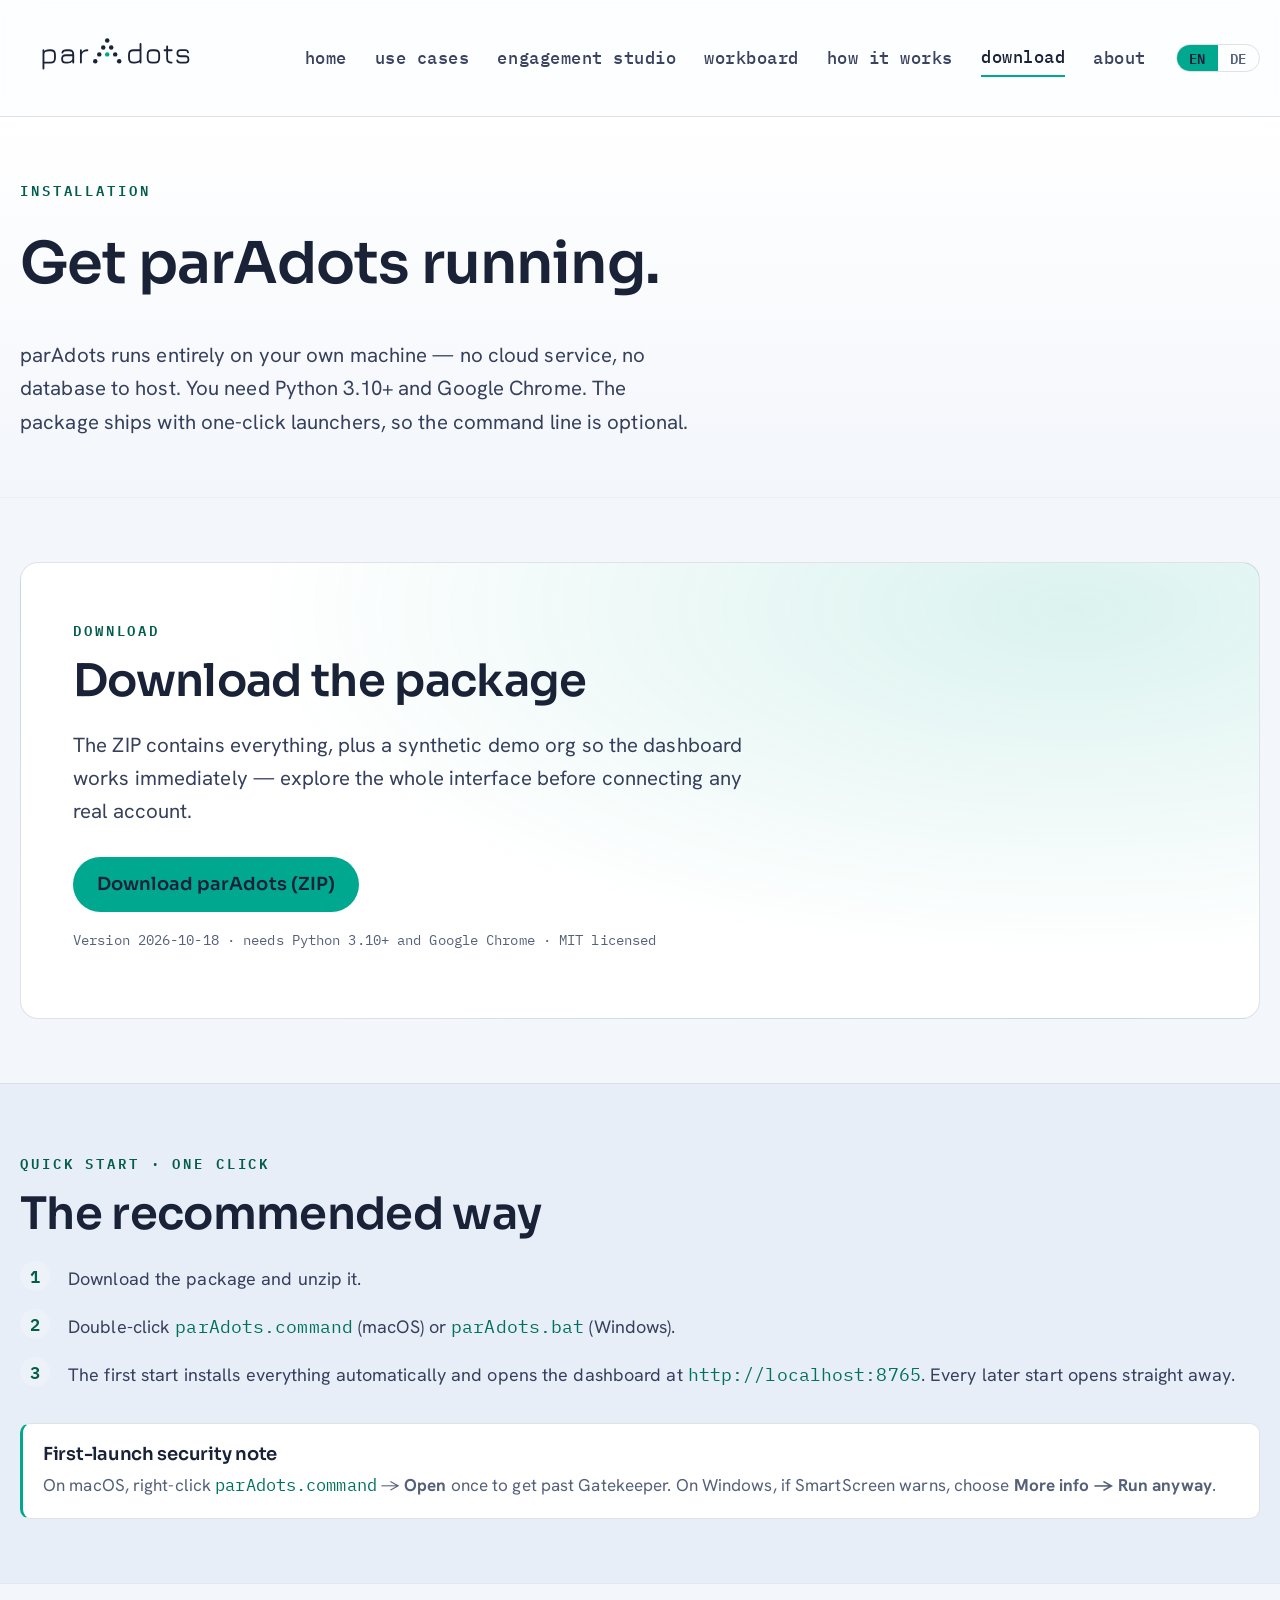
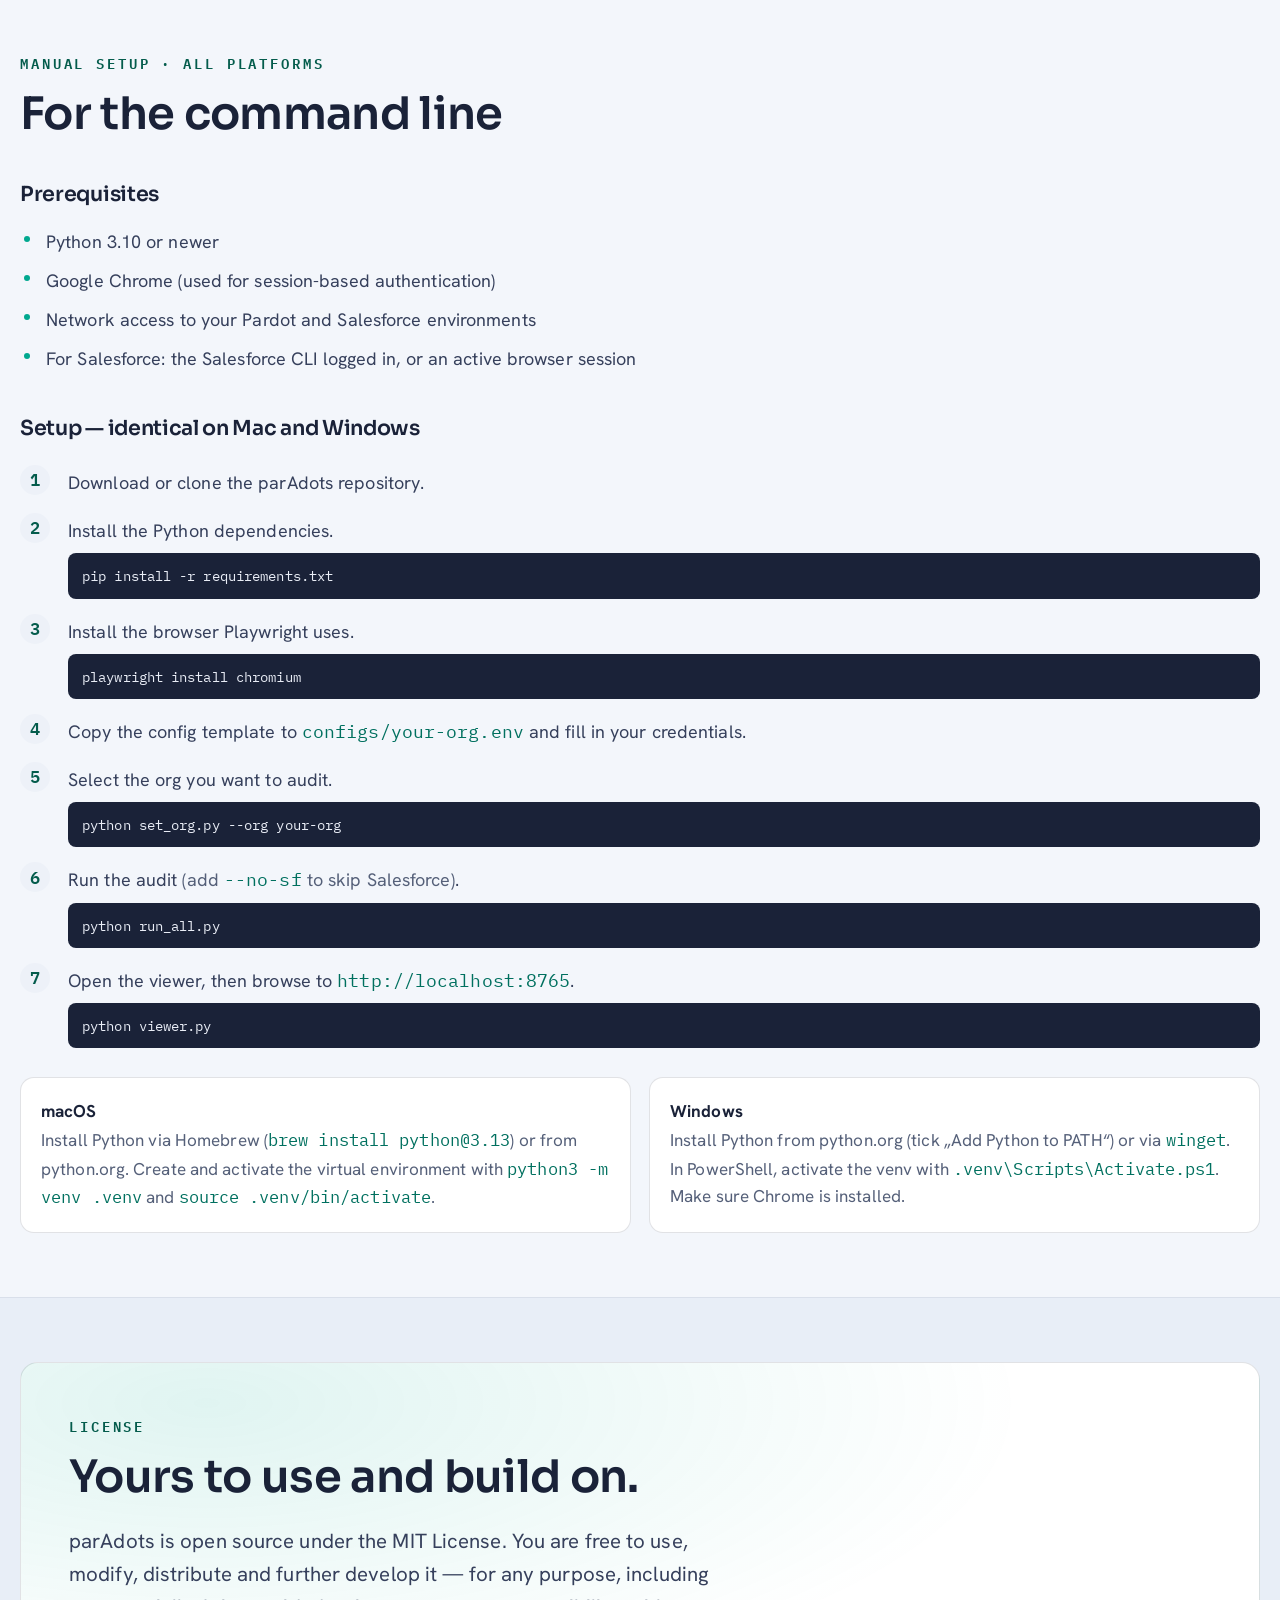
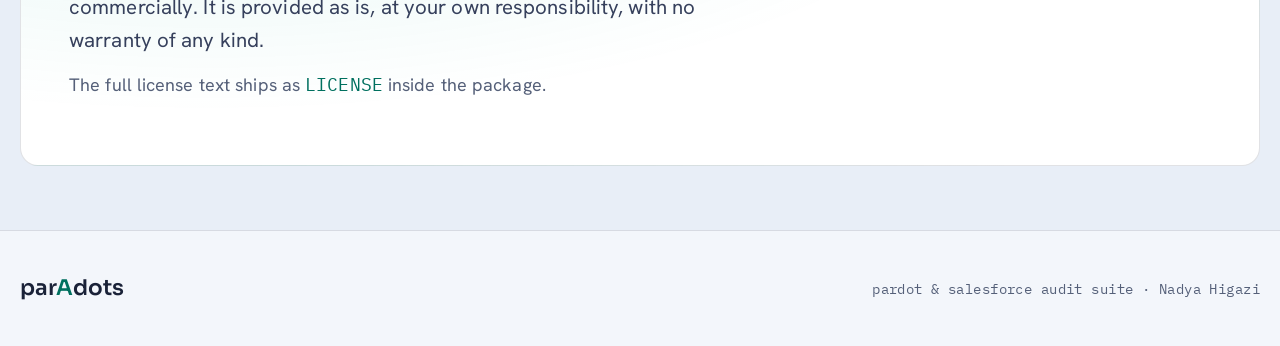
<file: install.html>
<!doctype html>
<html lang="en">
<head>
<meta charset="utf-8">
<meta name="viewport" content="width=device-width, initial-scale=1">
<title>parAdots — Install &amp; license</title>
<meta name="description" content="Download parAdots, install it in one click or from the command line, and use it freely under the MIT License.">
<link rel="icon" href="assets/parAdots-logo.svg">
<link rel="preconnect" href="https://fonts.googleapis.com">
<link rel="preconnect" href="https://fonts.gstatic.com" crossorigin>
<link rel="stylesheet" href="https://fonts.googleapis.com/css2?family=Sora:wght@400;500;600;700&family=Hanken+Grotesk:wght@400;500;600&family=IBM+Plex+Mono:wght@400;500&display=swap">
<link rel="stylesheet" href="styles.css">
</head>
<body>

<header>
  <div class="wrap nav">
    <a class="brandmark" href="index.html" aria-label="parAdots home"><img src="assets/parAdots-logo.svg" alt="parAdots"></a>
    <nav class="nav-links">
      <a href="index.html" class="hide-sm" data-i18n="nav.home">home</a>
      <a href="scenarios.html" class="hide-sm" data-i18n="nav.uc">use cases</a>
      <a href="engagement-studio.html" class="hide-sm" data-i18n="nav.es">engagement studio</a>
      <a href="workboard.html" class="hide-sm" data-i18n="nav.workboard">workboard</a>
      <a href="how-it-works.html" class="hide-sm" data-i18n="nav.hiw">how it works</a>
      <a href="install.html" class="active" data-i18n="nav.install">download</a>
      <a href="about.html" class="hide-sm" data-i18n="nav.about">about</a>
      <span class="langtoggle" role="group" aria-label="Language"><button type="button" data-lang="en">EN</button><button type="button" data-lang="de">DE</button></span>
    </nav>
  </div>
</header>

<div class="page-head">
  <div class="wrap">
    <span class="eyebrow" data-i18n="ins.eyebrow">installation</span>
    <h1 style="font-size:clamp(2rem,5vw,3.2rem);max-width:16ch" data-i18n="ins.h1">Get parAdots running.</h1>
    <p class="lead" data-i18n="ins.lead">parAdots runs entirely on your own machine — no cloud service, no database to host. You need Python 3.10+ and Google Chrome. The package ships with one-click launchers, so the command line is optional.</p>
  </div>
</div>

<section>
  <div class="wrap">
    <div class="dl-card">
      <span class="eyebrow" data-i18n="ins.dl_eyebrow">download</span>
      <h2 style="max-width:16ch" data-i18n="ins.dl_h">Download the package</h2>
      <p class="lead" style="margin-bottom:.6em" data-i18n="ins.dl_p">The ZIP contains everything, plus a synthetic demo org so the dashboard works immediately — explore the whole interface before connecting any real account.</p>
      <div class="btn-row"><a class="btn" href="downloads/parAdots-oss.zip" download data-i18n="ins.dl_btn">Download parAdots (ZIP)</a></div>
      <p class="dl-meta" data-i18n="ins.dl_meta">Version 2026-10-18 · needs Python 3.10+ and Google Chrome · MIT&nbsp;licensed</p>
    </div>
  </div>
</section>

<section class="band-deep">
  <div class="wrap">
    <span class="eyebrow" data-i18n="ins.qs_eyebrow">quick start · one click</span>
    <h2 data-i18n="ins.qs_h">The recommended way</h2>
    <ol class="howto">
      <li data-i18n="ins.qs_1">Download the package and unzip it.</li>
      <li data-i18n="ins.qs_2">Double-click <code>parAdots.command</code> (macOS) or <code>parAdots.bat</code> (Windows).</li>
      <li data-i18n="ins.qs_3">The first start installs everything automatically and opens the dashboard at <code>http://localhost:8765</code>. Every later start opens straight away.</li>
    </ol>
    <div class="note">
      <h3 data-i18n="ins.qs_note_h">First-launch security note</h3>
      <p data-i18n="ins.qs_note">On macOS, right-click <code>parAdots.command</code> → <b>Open</b> once to get past Gatekeeper. On Windows, if SmartScreen warns, choose <b>More info → Run anyway</b>.</p>
    </div>
  </div>
</section>

<section>
  <div class="wrap">
    <span class="eyebrow" data-i18n="ins.ms_eyebrow">manual setup · all platforms</span>
    <h2 data-i18n="ins.ms_h">For the command line</h2>

    <h3 class="subh" data-i18n="ins.ms_prereq_h">Prerequisites</h3>
    <ul class="prereq">
      <li data-i18n="ins.ms_pr1">Python 3.10 or newer</li>
      <li data-i18n="ins.ms_pr2">Google Chrome (used for session-based authentication)</li>
      <li data-i18n="ins.ms_pr3">Network access to your Pardot and Salesforce environments</li>
      <li data-i18n="ins.ms_pr4">For Salesforce: the Salesforce CLI logged in, or an active browser session</li>
    </ul>

    <h3 class="subh" data-i18n="ins.ms_steps_h">Setup — identical on Mac and Windows</h3>
    <ol class="howto">
      <li data-i18n="ins.ms_1">Download or clone the parAdots repository.</li>
      <li><span data-i18n="ins.ms_2">Install the Python dependencies.</span><code class="cmd">pip install -r requirements.txt</code></li>
      <li><span data-i18n="ins.ms_3">Install the browser Playwright uses.</span><code class="cmd">playwright install chromium</code></li>
      <li data-i18n="ins.ms_4">Copy the config template to <code>configs/your-org.env</code> and fill in your credentials.</li>
      <li><span data-i18n="ins.ms_5">Select the org you want to audit.</span><code class="cmd">python set_org.py --org your-org</code></li>
      <li><span data-i18n="ins.ms_6">Run the audit <span class="muted">(add <code>--no-sf</code> to skip Salesforce)</span>.</span><code class="cmd">python run_all.py</code></li>
      <li><span data-i18n="ins.ms_7">Open the viewer, then browse to <code>http://localhost:8765</code>.</span><code class="cmd">python viewer.py</code></li>
    </ol>

    <div class="plat">
      <div class="pcard"><b data-i18n="ins.ms_mac_h">macOS</b><br><span data-i18n="ins.ms_mac">Install Python via Homebrew (<code>brew install python@3.13</code>) or from python.org. Create and activate the virtual environment with <code>python3 -m venv .venv</code> and <code>source .venv/bin/activate</code>.</span></div>
      <div class="pcard"><b data-i18n="ins.ms_win_h">Windows</b><br><span data-i18n="ins.ms_win">Install Python from python.org (tick "Add Python to PATH") or via <code>winget</code>. In PowerShell, activate the venv with <code>.venv\Scripts\Activate.ps1</code>. Make sure Chrome is installed.</span></div>
    </div>
  </div>
</section>

<section class="band-deep">
  <div class="wrap">
    <div class="licensebox">
      <span class="eyebrow" data-i18n="ins.lic_eyebrow">license</span>
      <h2 style="max-width:18ch" data-i18n="ins.lic_h">Yours to use and build on.</h2>
      <p class="lead" style="margin-bottom:.6em" data-i18n="ins.lic_p">parAdots is open source under the MIT License. You are free to use, modify, distribute and further develop it — for any purpose, including commercially. It is provided as is, at your own responsibility, with no warranty of any kind.</p>
      <p class="muted" data-i18n="ins.lic_note">The full license text ships as <code>LICENSE</code> inside the package.</p>
    </div>
  </div>
</section>

<footer>
  <div class="wrap foot">
    <span class="wordmark">par<span class="cap">A</span>dots</span>
    <p data-i18n="foot.tag">pardot &amp; salesforce audit suite · Nadya Higazi</p>
  </div>
</footer>

<script src="i18n.js"></script>
</body>
</html>
</file>
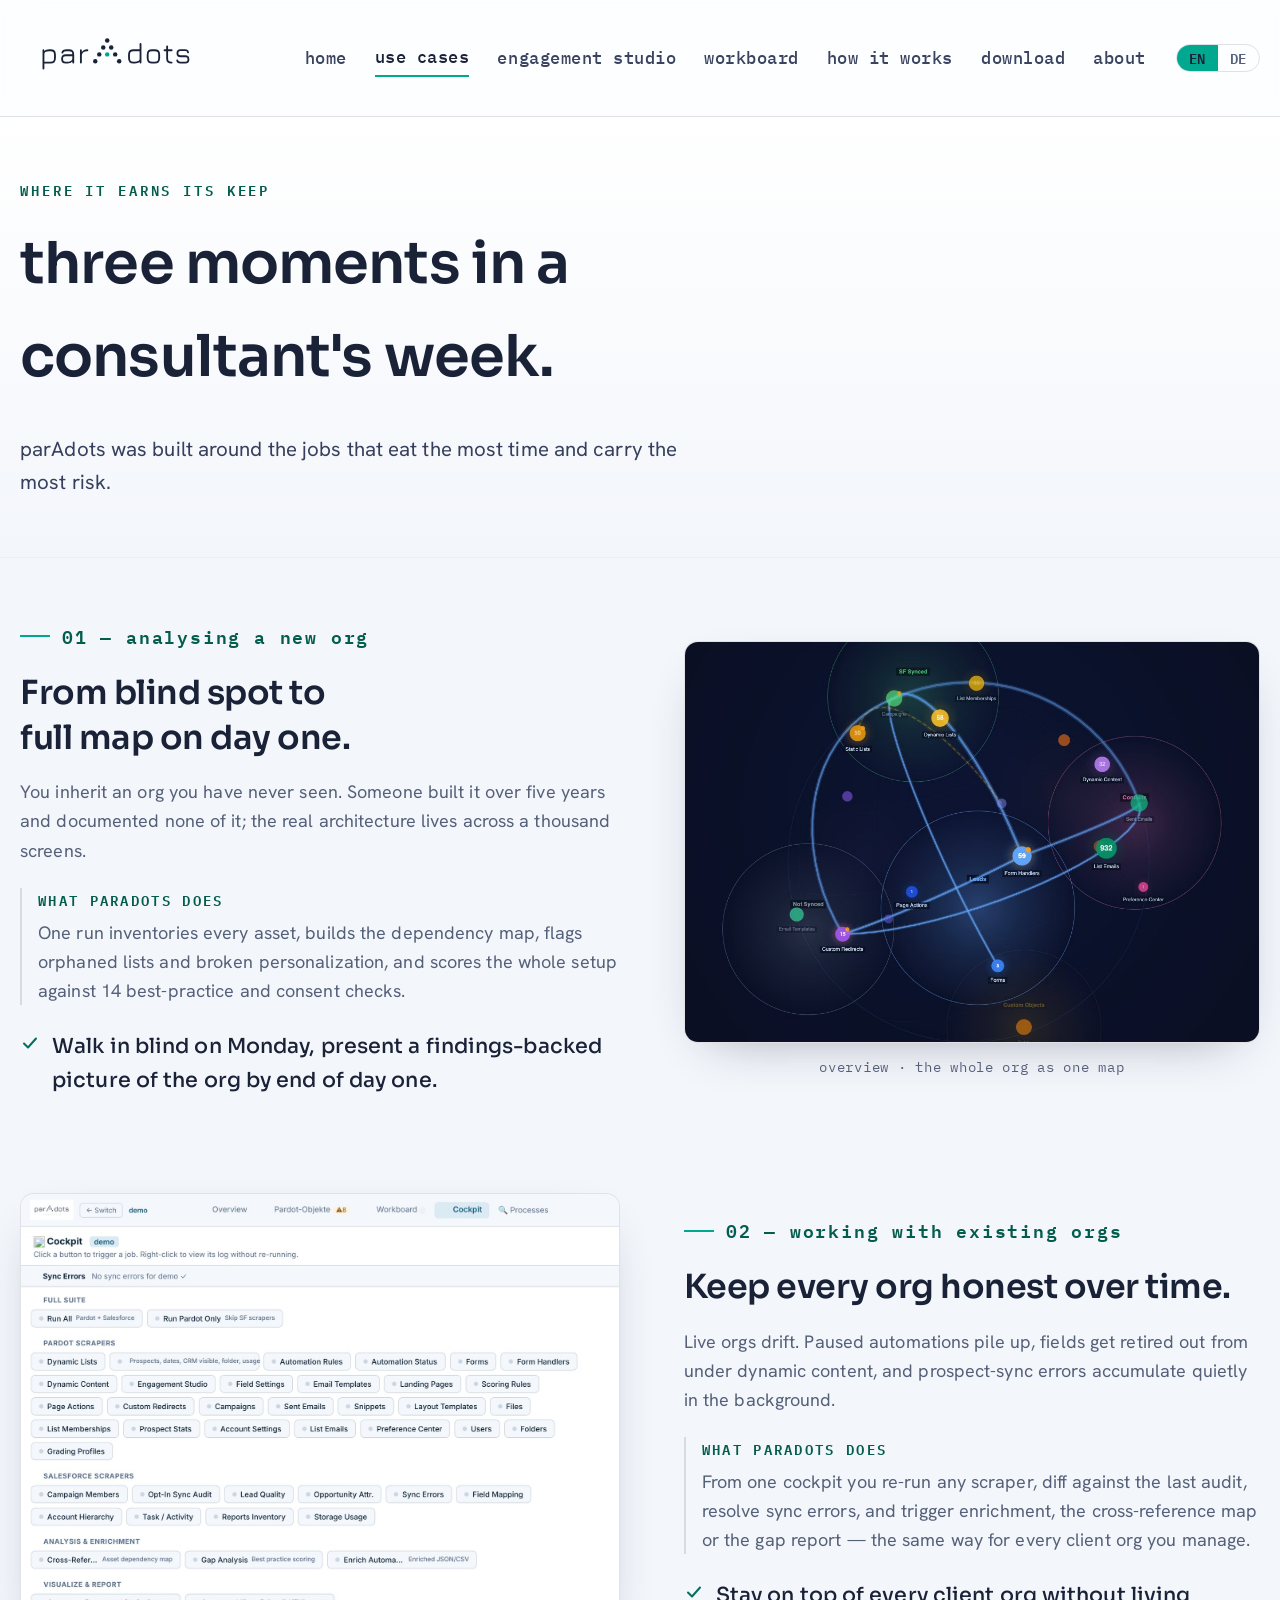
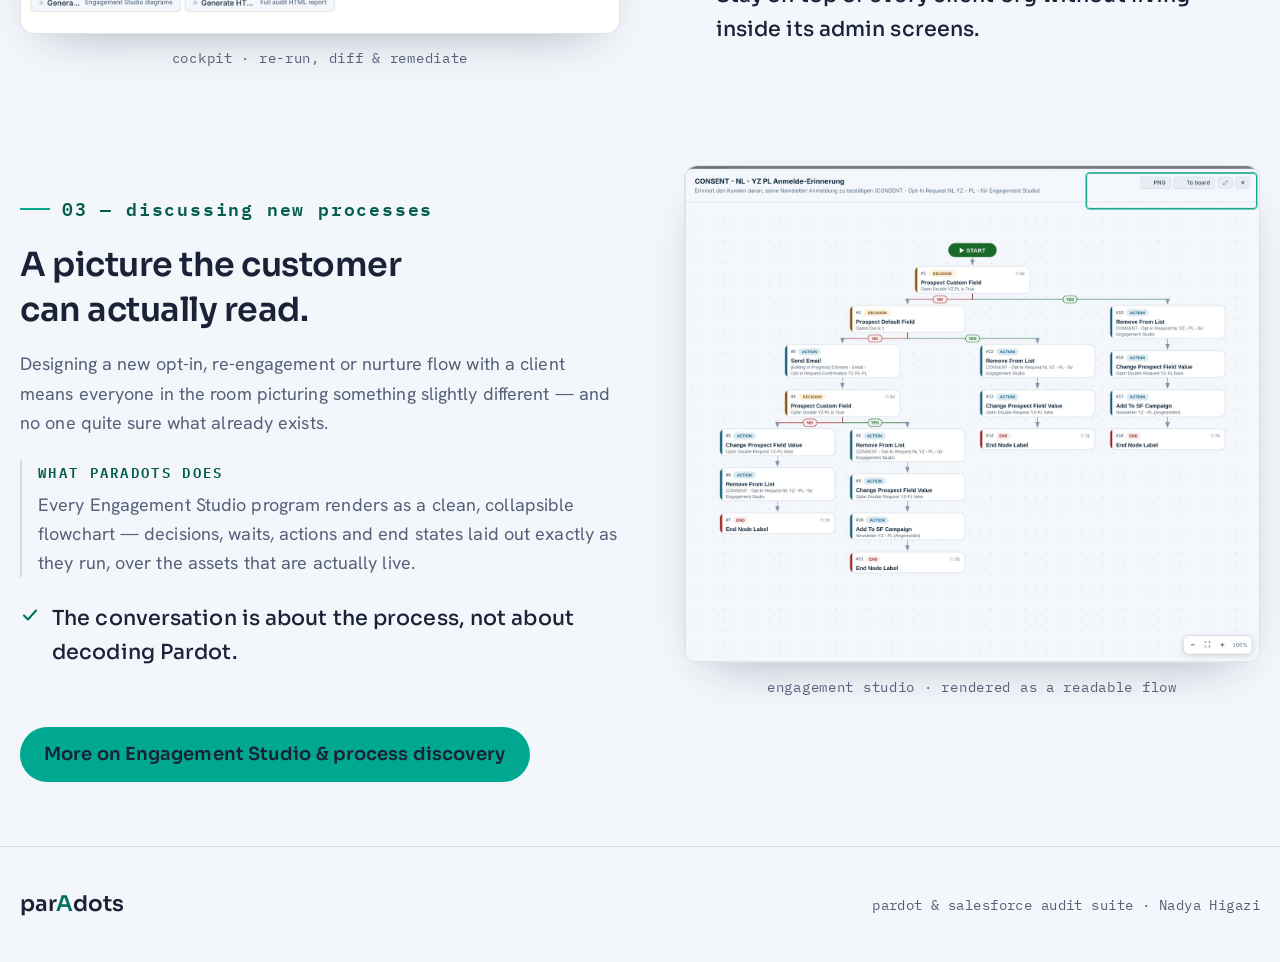
<file: scenarios.html>
<!doctype html>
<html lang="en">
<head>
<meta charset="utf-8">
<meta name="viewport" content="width=device-width, initial-scale=1">
<title>parAdots — Use cases</title>
<meta name="description" content="Three moments in a consultant's week: analysing a new org, working with existing orgs, discussing new processes.">
<link rel="icon" href="assets/parAdots-logo.svg">
<link rel="preconnect" href="https://fonts.googleapis.com">
<link rel="preconnect" href="https://fonts.gstatic.com" crossorigin>
<link rel="stylesheet" href="https://fonts.googleapis.com/css2?family=Sora:wght@400;500;600;700&family=Hanken+Grotesk:wght@400;500;600&family=IBM+Plex+Mono:wght@400;500&display=swap">
<link rel="stylesheet" href="styles.css">
</head>
<body>

<header>
  <div class="wrap nav">
    <a class="brandmark" href="index.html" aria-label="parAdots home"><img src="assets/parAdots-logo.svg" alt="parAdots"></a>
    <nav class="nav-links">
      <a href="index.html" class="hide-sm" data-i18n="nav.home">home</a>
      <a href="scenarios.html" class="active" data-i18n="nav.uc">use cases</a>
      <a href="engagement-studio.html" class="hide-sm" data-i18n="nav.es">engagement studio</a>
      <a href="workboard.html" class="hide-sm" data-i18n="nav.workboard">workboard</a>
      <a href="how-it-works.html" class="hide-sm" data-i18n="nav.hiw">how it works</a>
      <a href="install.html" class="hide-sm" data-i18n="nav.install">download</a>
      <a href="about.html" class="hide-sm" data-i18n="nav.about">about</a>
      <span class="langtoggle" role="group" aria-label="Language"><button type="button" data-lang="en">EN</button><button type="button" data-lang="de">DE</button></span>
    </nav>
  </div>
</header>

<div class="page-head">
  <div class="wrap">
    <span class="eyebrow" data-i18n="uc.eyebrow">where it earns its keep</span>
    <h1 style="font-size:clamp(2rem,5vw,3.2rem);max-width:18ch" data-i18n="uc.h1">three moments in a consultant's week.</h1>
    <p class="lead" data-i18n="uc.lead">parAdots was built around the jobs that eat the most time and carry the most risk.</p>
  </div>
</div>

<section>
  <div class="wrap">

    <div class="scenario">
      <div class="s-body">
        <div class="s-index" data-i18n="uc.s1_index">01 — analysing a new org</div>
        <h3 class="s-h" data-i18n="uc.s1_h">From blind spot to full map on day one.</h3>
        <p class="muted" data-i18n="uc.s1_muted">You inherit an org you have never seen. Someone built it over five years and documented none of it; the real architecture lives across a thousand screens.</p>
        <div class="prob"><span class="label" data-i18n="common.what">what parAdots does</span><span data-i18n="uc.s1_prob">One run inventories every asset, builds the dependency map, flags orphaned lists and broken personalization, and scores the whole setup against 14 best-practice and consent checks.</span></div>
        <div class="payoff"><svg width="20" height="20" viewBox="0 0 20 20" fill="none"><path d="M4 10.5l4 4 8-9" stroke="#00705f" stroke-width="2" stroke-linecap="round" stroke-linejoin="round"/></svg><p data-i18n="uc.s1_payoff">Walk in blind on Monday, present a findings-backed picture of the org by end of day one.</p></div>
      </div>
      <div class="s-art"><figure><div class="frame"><img src="shots/overview.jpg" alt="parAdots overview — every asset type shown as one orbital map, grouped by Salesforce sync status" loading="lazy"></div><figcaption data-i18n="uc.s1_cap">overview · the whole org as one map</figcaption></figure></div>
    </div>

    <div class="scenario flip">
      <div class="s-body">
        <div class="s-index" data-i18n="uc.s2_index">02 — working with existing orgs</div>
        <h3 class="s-h" data-i18n="uc.s2_h">Keep every org honest over time.</h3>
        <p class="muted" data-i18n="uc.s2_muted">Live orgs drift. Paused automations pile up, fields get retired out from under dynamic content, and prospect-sync errors accumulate quietly in the background.</p>
        <div class="prob"><span class="label" data-i18n="common.what">what parAdots does</span><span data-i18n="uc.s2_prob">From one cockpit you re-run any scraper, diff against the last audit, resolve sync errors, and trigger enrichment, the cross-reference map or the gap report — the same way for every client org you manage.</span></div>
        <div class="payoff"><svg width="20" height="20" viewBox="0 0 20 20" fill="none"><path d="M4 10.5l4 4 8-9" stroke="#00705f" stroke-width="2" stroke-linecap="round" stroke-linejoin="round"/></svg><p data-i18n="uc.s2_payoff">Stay on top of every client org without living inside its admin screens.</p></div>
      </div>
      <div class="s-art"><figure><div class="frame"><img src="shots/cockpit.jpg" alt="parAdots cockpit — buttons to run each Pardot and Salesforce scraper, plus analysis and enrichment jobs" loading="lazy"></div><figcaption data-i18n="uc.s2_cap">cockpit · re-run, diff &amp; remediate</figcaption></figure></div>
    </div>

    <div class="scenario">
      <div class="s-body">
        <div class="s-index" data-i18n="uc.s3_index">03 — discussing new processes</div>
        <h3 class="s-h" data-i18n="uc.s3_h">A picture the customer can actually read.</h3>
        <p class="muted" data-i18n="uc.s3_muted">Designing a new opt-in, re-engagement or nurture flow with a client means everyone in the room picturing something slightly different — and no one quite sure what already exists.</p>
        <div class="prob"><span class="label" data-i18n="common.what">what parAdots does</span><span data-i18n="uc.s3_prob">Every Engagement Studio program renders as a clean, collapsible flowchart — decisions, waits, actions and end states laid out exactly as they run, over the assets that are actually live.</span></div>
        <div class="payoff"><svg width="20" height="20" viewBox="0 0 20 20" fill="none"><path d="M4 10.5l4 4 8-9" stroke="#00705f" stroke-width="2" stroke-linecap="round" stroke-linejoin="round"/></svg><p data-i18n="uc.s3_payoff">The conversation is about the process, not about decoding Pardot.</p></div>
      </div>
      <div class="s-art"><figure><div class="frame"><img src="shots/es-flow.jpg" alt="An Engagement Studio consent reminder program rendered as a readable flowchart with decision and action nodes" loading="lazy"></div><figcaption data-i18n="uc.s3_cap">engagement studio · rendered as a readable flow</figcaption></figure></div>
    </div>

    <div class="btn-row"><a class="btn" href="engagement-studio.html" data-i18n="uc.btn">More on Engagement Studio &amp; process discovery</a></div>
  </div>
</section>

<footer>
  <div class="wrap foot">
    <span class="wordmark">par<span class="cap">A</span>dots</span>
    <p data-i18n="foot.tag">pardot &amp; salesforce audit suite · Nadya Higazi</p>
  </div>
</footer>

<script src="i18n.js"></script>
</body>
</html>
</file>
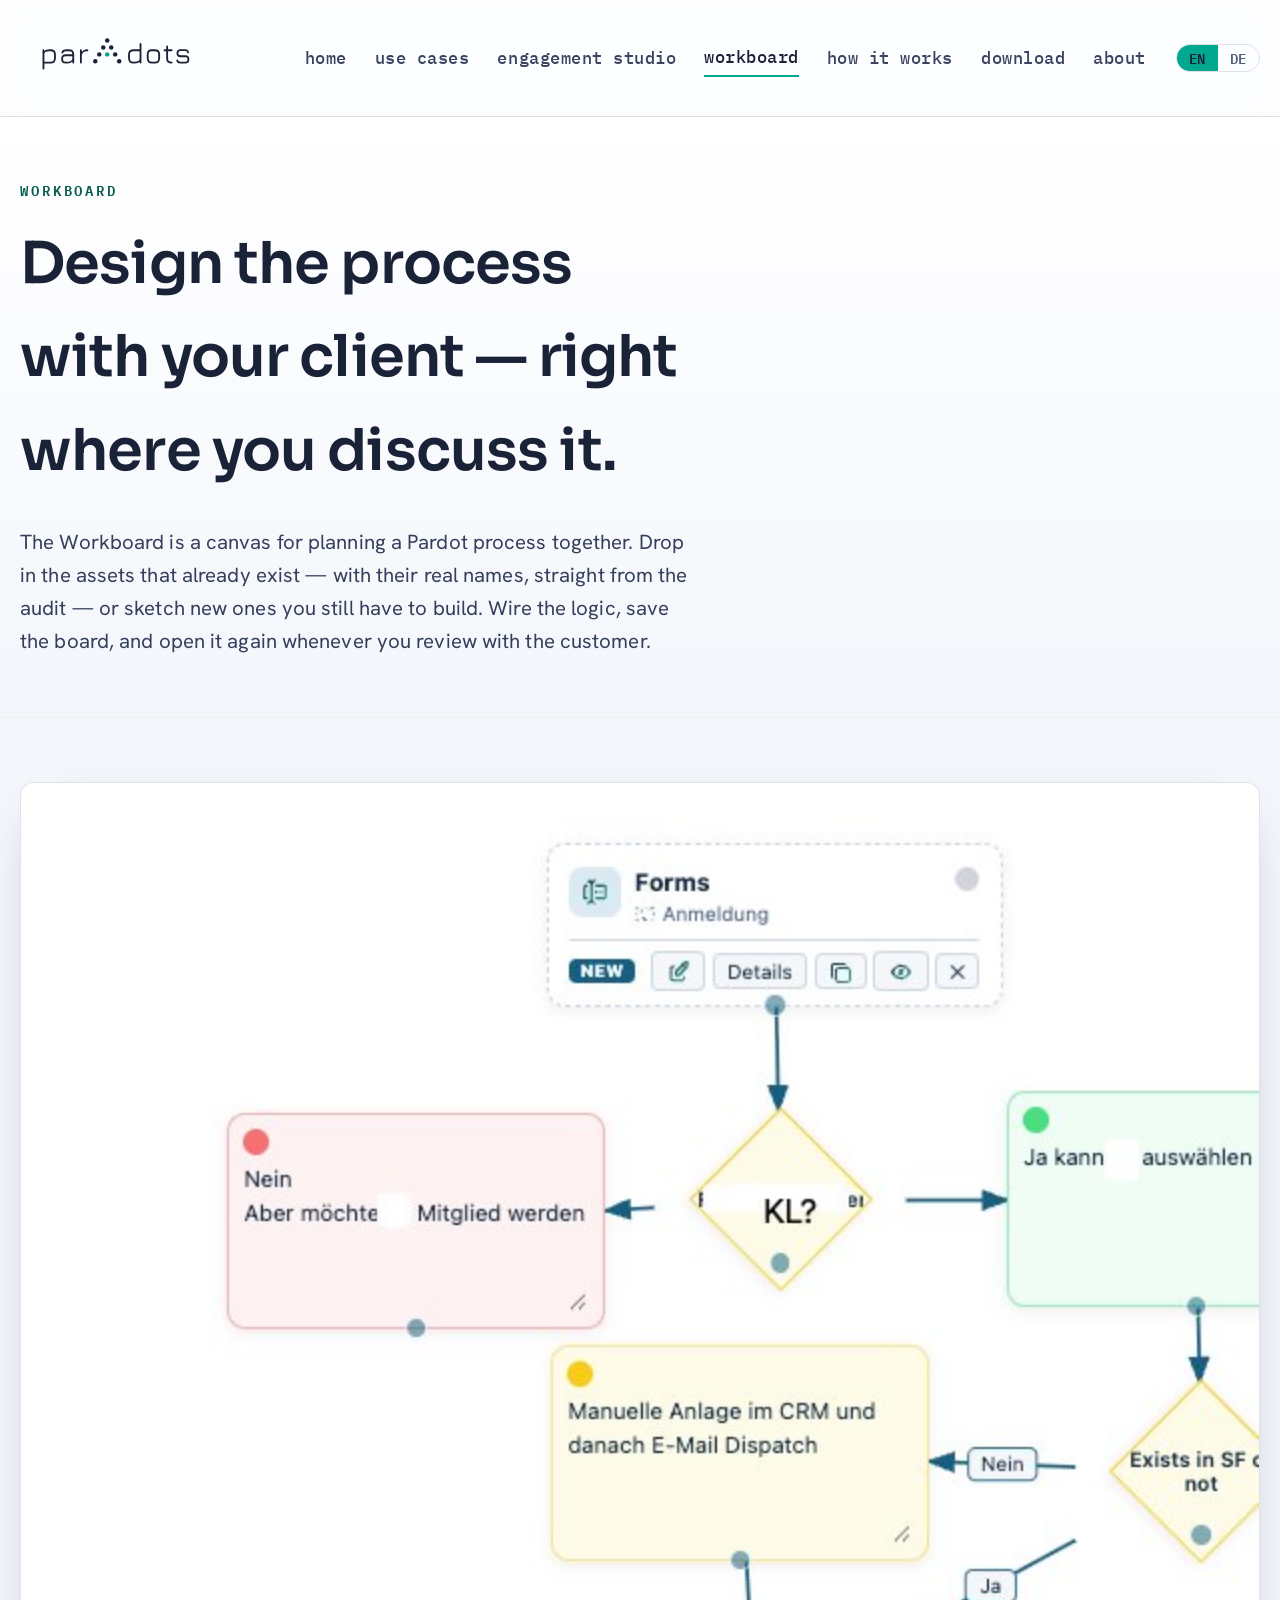
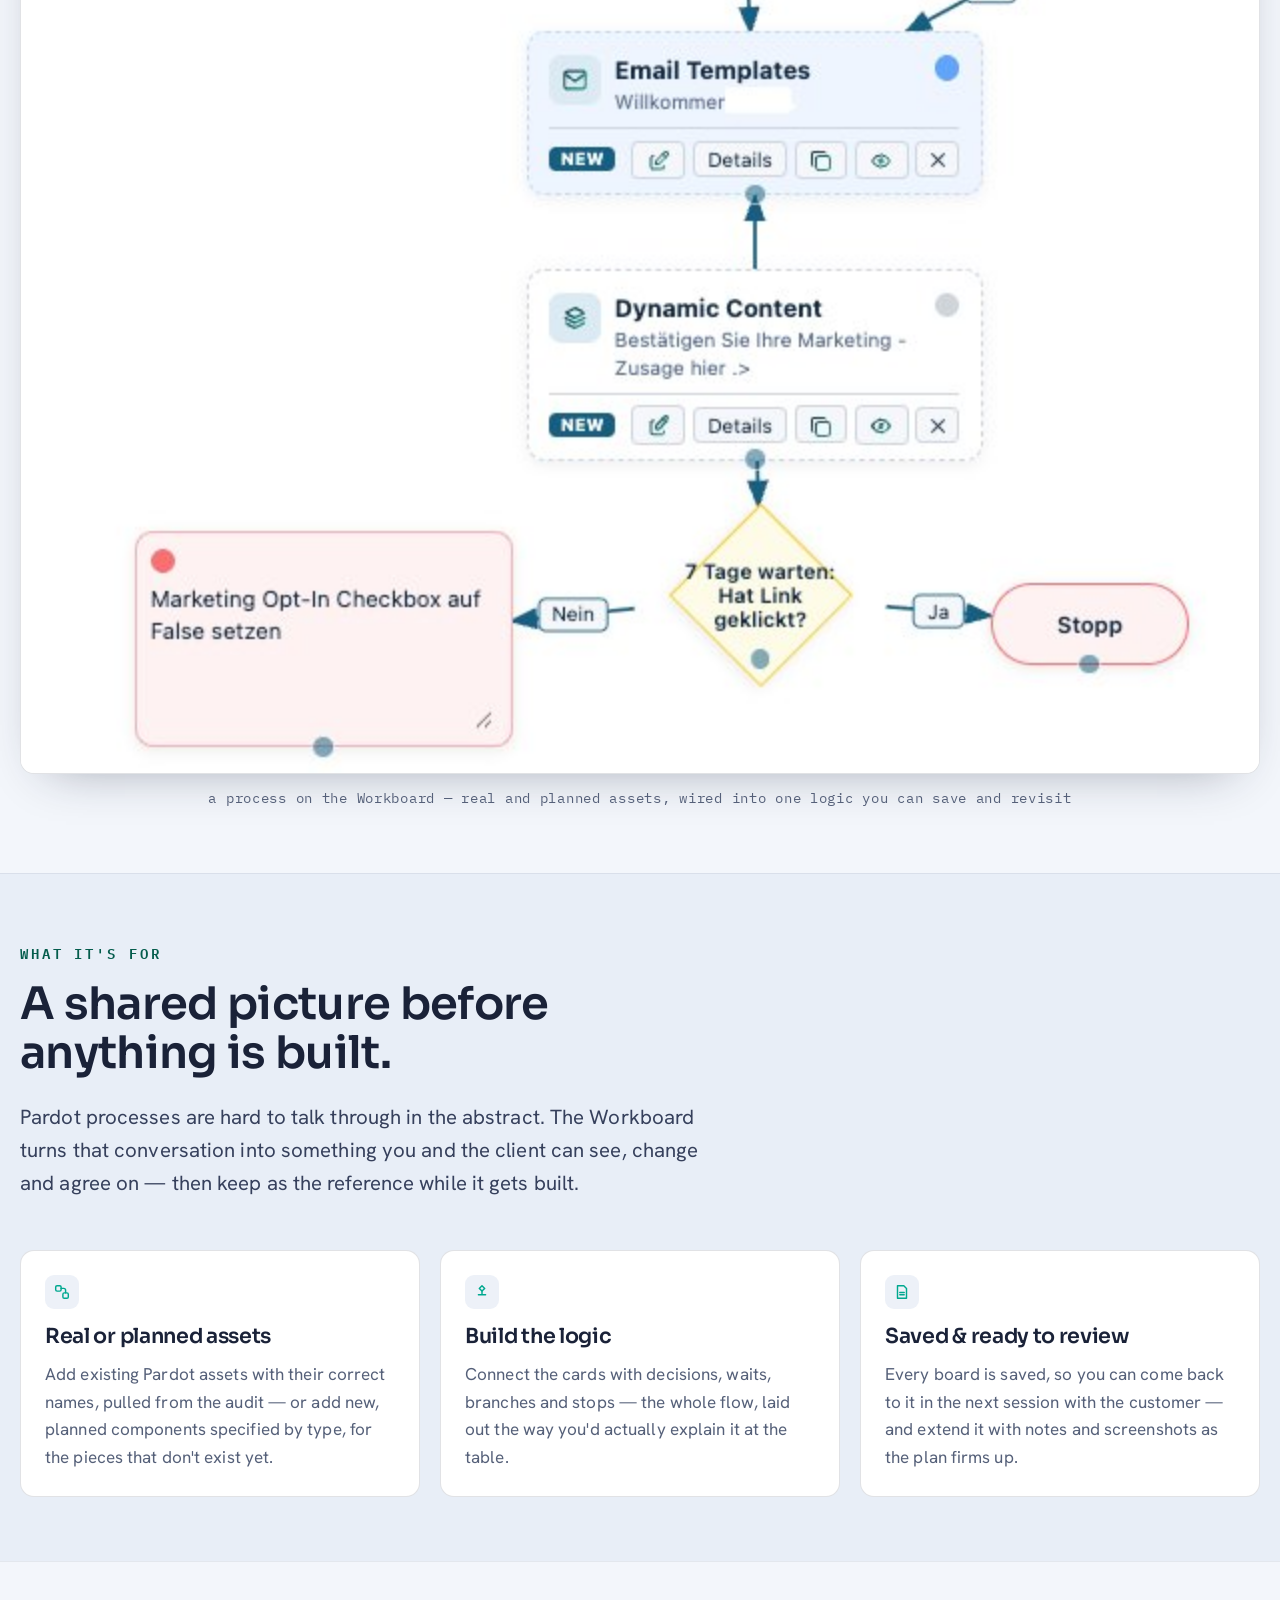
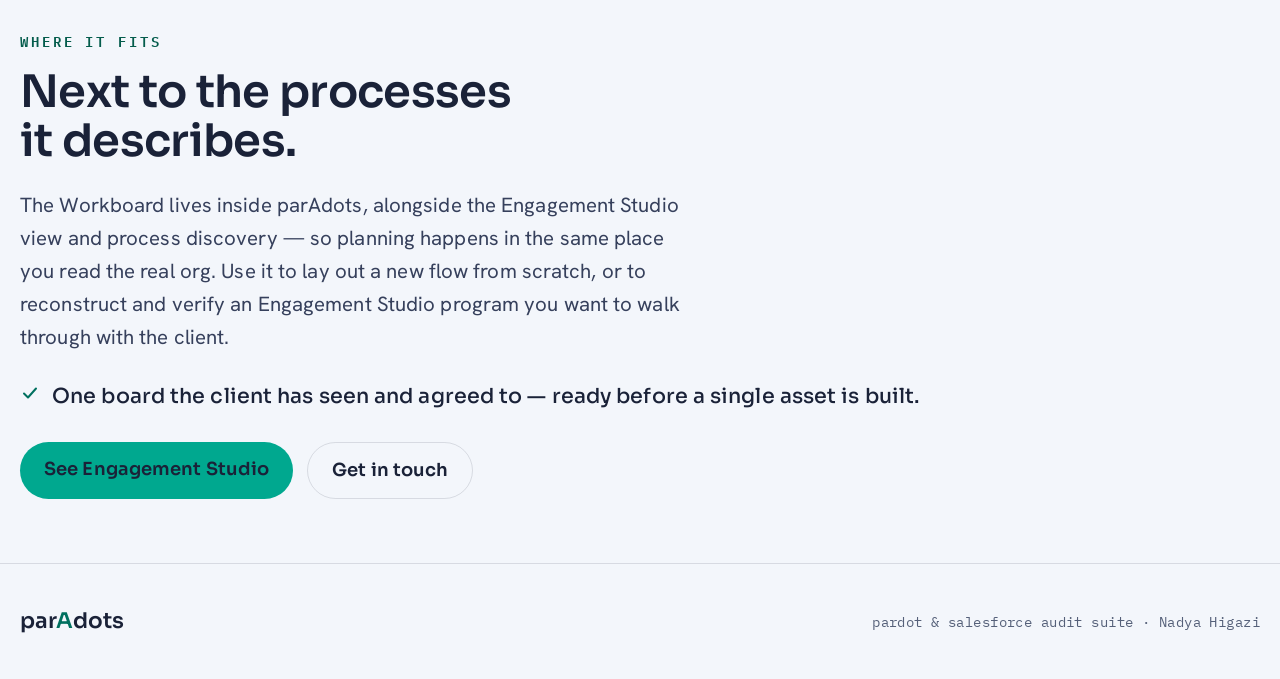
<file: workboard.html>
<!doctype html>
<html lang="en">
<head>
<meta charset="utf-8">
<meta name="viewport" content="width=device-width, initial-scale=1">
<title>parAdots — Workboard</title>
<meta name="description" content="The parAdots Workboard: plan and build a Pardot process together with your client — using real existing assets or new planned components — then save it and come back to review.">
<link rel="icon" href="assets/parAdots-logo.svg">
<link rel="preconnect" href="https://fonts.googleapis.com">
<link rel="preconnect" href="https://fonts.gstatic.com" crossorigin>
<link rel="stylesheet" href="https://fonts.googleapis.com/css2?family=Sora:wght@400;500;600;700&family=Hanken+Grotesk:wght@400;500;600&family=IBM+Plex+Mono:wght@400;500&display=swap">
<link rel="stylesheet" href="styles.css">
</head>
<body>

<header>
  <div class="wrap nav">
    <a class="brandmark" href="index.html" aria-label="parAdots home"><img src="assets/parAdots-logo.svg" alt="parAdots"></a>
    <nav class="nav-links">
      <a href="index.html" class="hide-sm" data-i18n="nav.home">home</a>
      <a href="scenarios.html" class="hide-sm" data-i18n="nav.uc">use cases</a>
      <a href="engagement-studio.html" class="hide-sm" data-i18n="nav.es">engagement studio</a>
      <a href="workboard.html" class="active" data-i18n="nav.workboard">workboard</a>
      <a href="how-it-works.html" class="hide-sm" data-i18n="nav.hiw">how it works</a>
      <a href="install.html" class="hide-sm" data-i18n="nav.install">download</a>
      <a href="about.html" class="hide-sm" data-i18n="nav.about">about</a>
      <span class="langtoggle" role="group" aria-label="Language"><button type="button" data-lang="en">EN</button><button type="button" data-lang="de">DE</button></span>
    </nav>
  </div>
</header>

<div class="page-head">
  <div class="wrap">
    <span class="eyebrow" data-i18n="wb.eyebrow">workboard</span>
    <h1 style="font-size:clamp(2rem,5vw,3.2rem);max-width:20ch" data-i18n="wb.h1">Design the process with your client — right where you discuss it.</h1>
    <p class="lead" data-i18n="wb.lead">The Workboard is a canvas for planning a Pardot process together. Drop in the assets that already exist — with their real names, straight from the audit — or sketch new ones you still have to build. Wire the logic, save the board, and open it again whenever you review with the customer.</p>
  </div>
</div>

<section>
  <div class="wrap wide">
    <figure><div class="frame"><img src="shots/process.jpg" alt="A Workboard canvas: Forms, Email Templates and Dynamic Content cards connected by decision diamonds, branches and a Stop node, laid out as an editable process" loading="lazy"></div><figcaption data-i18n="wb.cap">a process on the Workboard — real and planned assets, wired into one logic you can save and revisit</figcaption></figure>
  </div>
</section>

<section class="band-deep">
  <div class="wrap">
    <span class="eyebrow" data-i18n="wb.f_eyebrow">what it's for</span>
    <h2 style="max-width:20ch" data-i18n="wb.f_h">A shared picture before anything is built.</h2>
    <p class="lead" style="margin-bottom:2.4em" data-i18n="wb.f_lead">Pardot processes are hard to talk through in the abstract. The Workboard turns that conversation into something you and the client can see, change and agree on — then keep as the reference while it gets built.</p>
    <div class="feat3">
      <div class="feat">
        <div class="ic"><svg width="18" height="18" viewBox="0 0 20 20" fill="none"><rect x="3" y="3" width="6" height="6" rx="1.5" stroke="#00a88f" stroke-width="1.6"/><rect x="11" y="11" width="6" height="6" rx="1.5" stroke="#00a88f" stroke-width="1.6"/><path d="M9 6h3a2 2 0 012 2v3" stroke="#00a88f" stroke-width="1.6" stroke-linecap="round"/></svg></div>
        <h3 data-i18n="wb.f1_h">Real or planned assets</h3>
        <p data-i18n="wb.f1_p">Add existing Pardot assets with their correct names, pulled from the audit — or add new, planned components specified by type, for the pieces that don't exist yet.</p>
      </div>
      <div class="feat">
        <div class="ic"><svg width="18" height="18" viewBox="0 0 20 20" fill="none"><path d="M10 3l3 3-3 3-3-3z" stroke="#00a88f" stroke-width="1.6" stroke-linejoin="round"/><path d="M10 9v4m0 0h4m-4 0H6" stroke="#00a88f" stroke-width="1.6" stroke-linecap="round"/></svg></div>
        <h3 data-i18n="wb.f2_h">Build the logic</h3>
        <p data-i18n="wb.f2_p">Connect the cards with decisions, waits, branches and stops — the whole flow, laid out the way you'd actually explain it at the table.</p>
      </div>
      <div class="feat">
        <div class="ic"><svg width="18" height="18" viewBox="0 0 20 20" fill="none"><path d="M5 3h7l3 3v11H5z" stroke="#00a88f" stroke-width="1.6" stroke-linejoin="round"/><path d="M7.5 10.5h5M7.5 13h5" stroke="#00a88f" stroke-width="1.5" stroke-linecap="round"/></svg></div>
        <h3 data-i18n="wb.f3_h">Saved &amp; ready to review</h3>
        <p data-i18n="wb.f3_p">Every board is saved, so you can come back to it in the next session with the customer — and extend it with notes and screenshots as the plan firms up.</p>
      </div>
    </div>
  </div>
</section>

<section>
  <div class="wrap">
    <span class="eyebrow" data-i18n="wb.w_eyebrow">where it fits</span>
    <h2 style="max-width:22ch" data-i18n="wb.w_h">Next to the processes it describes.</h2>
    <p class="lead" data-i18n="wb.w_lead">The Workboard lives inside parAdots, alongside the Engagement Studio view and process discovery — so planning happens in the same place you read the real org. Use it to lay out a new flow from scratch, or to reconstruct and verify an Engagement Studio program you want to walk through with the client.</p>
    <div class="payoff"><svg width="20" height="20" viewBox="0 0 20 20" fill="none"><path d="M4 10.5l4 4 8-9" stroke="#00705f" stroke-width="2" stroke-linecap="round" stroke-linejoin="round"/></svg><p data-i18n="wb.w_payoff">One board the client has seen and agreed to — ready before a single asset is built.</p></div>
    <div class="btn-row">
      <a class="btn" href="engagement-studio.html" data-i18n="wb.w_btn1">See Engagement Studio</a>
      <a class="btn ghost" href="about.html" data-i18n="wb.w_btn2">Get in touch</a>
    </div>
  </div>
</section>

<footer>
  <div class="wrap foot">
    <span class="wordmark">par<span class="cap">A</span>dots</span>
    <p data-i18n="foot.tag">pardot &amp; salesforce audit suite · Nadya Higazi</p>
  </div>
</footer>

<script src="i18n.js"></script>
</body>
</html>
</file>
<file: styles.css>
/* parAdots — shared styles (multi-page). Light "laboratory paper" ground, navy ink, one teal accent. */
:root{
  --paper:#f3f6fb; --paper-2:#e8eef7; --surface:#ffffff; --surface-2:#edf1f8;
  --accent:#00a88f; --accent-deep:#00705f; --accent-ink:#045c4c;
  --ink:#1a2238; --fg:#1a2238; --muted:#556079;
  --line:rgba(26,34,56,0.13); --line-2:rgba(26,34,56,0.07);
  --warn:#d08a1e; --crit:#d6453b; --info:#3f6fc0;
  --maxw:1440px; --wide:1440px; --r:14px;
  --font-display:'Sora',system-ui,sans-serif;
  --font-body:'Hanken Grotesk',system-ui,sans-serif;
  --font-mono:'IBM Plex Mono',ui-monospace,monospace;
}
*{box-sizing:border-box;}
html{font-size:18px;-webkit-text-size-adjust:100%;scroll-behavior:smooth;}
body{margin:0;background:var(--paper);color:var(--fg);font-family:var(--font-body);font-size:1rem;line-height:1.62;letter-spacing:.1px;overflow-x:hidden;}
img{max-width:100%;}
a{color:inherit;}

.wrap{max-width:var(--maxw);margin-inline:auto;padding-left:max(20px,env(safe-area-inset-left,0px));padding-right:max(20px,env(safe-area-inset-right,0px));}
.wide{max-width:var(--wide);}
section{padding-block:clamp(40px,5vw,64px);position:relative;}
section + section{border-top:1px solid var(--line-2);}
.band-deep{background:var(--paper-2);}
.btn.ghost{background:transparent;color:var(--accent-ink);border:1px solid var(--line-2);}
.btn.ghost:hover{border-color:var(--accent);background:var(--surface);}

h1,h2,h3{font-family:var(--font-display);text-wrap:balance;font-weight:600;letter-spacing:-.015em;color:var(--ink);margin:0 0 .5em;}
h2{font-size:clamp(1.8rem,3.5vw,2.5rem);line-height:1.1;}
h3{font-size:1.15rem;line-height:1.35;}
p{margin:0 0 1em;}
.eyebrow{font-family:var(--font-mono);font-size:.8rem;font-weight:600;letter-spacing:.2em;text-transform:uppercase;color:var(--accent-ink);display:inline-block;margin:0 0 1.1em;}
.muted{color:var(--muted);}
.lead{font-size:clamp(1.1rem,1.6vw,1.2rem);color:#36405c;max-width:62ch;}
code{font-family:var(--font-mono);color:var(--accent-deep);}
.wordmark{font-family:var(--font-display);font-weight:600;letter-spacing:-.01em;color:var(--ink);}
.wordmark .cap{color:var(--accent-deep);}

/* ---------- header / nav (large logo) ---------- */
header{position:sticky;top:0;z-index:70;background:rgba(255,255,255,.82);backdrop-filter:blur(14px);-webkit-backdrop-filter:blur(14px);border-bottom:1px solid var(--line);}
.nav{display:flex;align-items:center;gap:22px;min-height:112px;flex-wrap:nowrap;padding-block:12px;}
.brandmark{display:flex;align-items:center;text-decoration:none;}
.brandmark img{height:92px;width:auto;display:block;}
.nav-links{margin-left:auto;display:flex;gap:28px;align-items:center;flex-wrap:nowrap;white-space:nowrap;}
.nav-links a{font-family:var(--font-mono);font-size:.95rem;font-weight:500;letter-spacing:.03em;text-decoration:none;color:#3a4360;text-transform:lowercase;transition:color .18s;padding-block:4px;}
.nav-links a:hover{color:var(--ink);}
.nav-links a.active{color:var(--ink);border-bottom:2px solid var(--accent);}
.nav-cta{color:var(--ink)!important;background:var(--accent);padding:9px 16px;border-radius:100px;font-weight:500;border-bottom:0!important;}
.nav-cta:hover{background:#0fbda2;}
.langtoggle{display:inline-flex;border:1px solid var(--line);border-radius:100px;overflow:hidden;margin-left:2px;}
.langtoggle button{border:0;background:transparent;font-family:var(--font-mono);font-size:.8rem;font-weight:600;letter-spacing:.04em;color:var(--muted);padding:6px 12px;cursor:pointer;line-height:1;}
.langtoggle button.active{background:var(--accent);color:var(--ink);}
.langtoggle button:not(.active):hover{color:var(--ink);}
@media(max-width:1240px){
  .nav{flex-wrap:wrap;min-height:0;padding-block:16px;row-gap:12px;}
  .nav-links{flex-wrap:wrap;gap:14px 22px;margin-left:0;width:100%;}
  .brandmark img{height:72px;}
}
@media(max-width:560px){
  .brandmark img{height:60px;}
  .nav-links{gap:10px 16px;}
  .nav-links a{font-size:.95rem;}
}

/* ---------- hero (home) ---------- */
.hero{position:relative;overflow:hidden;padding-block:clamp(52px,8vw,92px);background:linear-gradient(180deg,#fff 0%,var(--paper) 72%);}
#dotfield{position:absolute;inset:0;width:100%;height:100%;z-index:0;}
.hero .wrap{position:relative;z-index:1;}
.hero h1{font-size:clamp(2.5rem,7vw,4.6rem);line-height:.98;font-weight:700;letter-spacing:-.03em;margin:0 0 .45em;max-width:16ch;}
.hero h1 .mark{color:var(--accent-deep);}
.hero .lead{font-size:clamp(1.1rem,1.6vw,1.2rem);max-width:58ch;}
.chips{display:flex;flex-wrap:wrap;gap:10px;margin-top:2em;}
.chip{font-family:var(--font-mono);font-size:.72rem;letter-spacing:.04em;color:#3a4360;border:1px solid var(--line);border-radius:100px;padding:7px 13px;background:rgba(255,255,255,.7);}
.chip b{color:var(--accent-deep);font-weight:600;}

/* ---------- inner page header ---------- */
.page-head{background:linear-gradient(180deg,#fff 0%,var(--paper) 100%);padding-block:clamp(34px,5vw,58px);border-bottom:1px solid var(--line-2);}
.page-head .lead{margin-bottom:0;}

/* ---------- buttons ---------- */
.btn{display:inline-block;font-family:var(--font-display);font-weight:600;text-decoration:none;background:var(--accent);color:var(--ink);padding:13px 24px;border-radius:100px;transition:background .18s;}
.btn:hover{background:#0fbda2;}
.btn.ghost{background:transparent;border:1px solid var(--line);color:var(--ink);}
.btn.ghost:hover{background:var(--surface-2);}
.btn-row{display:flex;flex-wrap:wrap;gap:14px;margin-top:1.6em;}

/* ---------- explore cards (home) ---------- */
.cards{display:grid;grid-template-columns:repeat(3,1fr);gap:20px;margin-top:40px;}
.card{display:block;text-decoration:none;border:1px solid var(--line);border-radius:var(--r);padding:26px;background:var(--surface);transition:border-color .18s,transform .18s,box-shadow .18s;}
.card:hover{border-color:var(--accent);transform:translateY(-3px);box-shadow:0 16px 40px -26px rgba(26,34,56,.5);}
.card .num{font-family:var(--font-mono);font-size:.8rem;color:var(--accent-ink);letter-spacing:.1em;}
.card h3{margin:12px 0 .3em;}
.card p{font-size:.95rem;color:var(--muted);margin:0;}
.card .go{font-family:var(--font-mono);font-size:.8rem;color:var(--accent-deep);margin-top:14px;display:inline-block;}
@media(max-width:820px){.cards{grid-template-columns:1fr;}}

/* ---------- pipeline ---------- */
.pipe{display:grid;grid-template-columns:repeat(4,1fr);gap:1px;background:var(--line);border:1px solid var(--line);border-radius:var(--r);overflow:hidden;}
.pipe .step{background:var(--surface);padding:26px 22px;}
.pipe .num{font-family:var(--font-mono);font-size:.72rem;color:var(--accent-deep);letter-spacing:.1em;}
.pipe .step h3{margin-top:12px;}
.pipe .step p{font-size:.95rem;color:var(--muted);margin:0;}
@media(max-width:760px){.pipe{grid-template-columns:1fr 1fr;}}
@media(max-width:440px){.pipe{grid-template-columns:1fr;}}

/* ---------- framed screenshots ---------- */
.frame{border:1px solid var(--line);border-radius:var(--r);overflow:hidden;background:var(--surface);box-shadow:0 18px 50px -28px rgba(26,34,56,.45);}
.frame img{display:block;width:100%;height:auto;}
figure{margin:0;}
figcaption{font-family:var(--font-mono);font-size:.8rem;letter-spacing:.05em;color:var(--muted);margin-top:12px;text-align:center;}

/* ---------- scenarios ---------- */
.scenario{display:grid;grid-template-columns:1.02fr .98fr;gap:clamp(32px,5vw,64px);align-items:center;}
.scenario+.scenario{margin-top:clamp(56px,8vw,96px);}
.scenario.flip .s-art{order:-1;}
.s-index{font-family:var(--font-mono);font-size:1rem;font-weight:600;letter-spacing:.1em;color:var(--accent-ink);margin-bottom:1.1em;display:flex;align-items:center;gap:12px;}
.s-index::before{content:"";width:30px;height:2px;background:var(--accent);display:inline-block;}
.s-h{font-family:var(--font-display);font-size:clamp(1.4rem,2.6vw,1.9rem);margin-bottom:.5em;}
.prob{color:var(--muted);border-left:2px solid var(--line);padding-left:16px;margin:1.3em 0;}
.prob .label{display:block;font-family:var(--font-mono);font-size:.8rem;font-weight:600;letter-spacing:.16em;text-transform:uppercase;color:var(--accent-ink);margin-bottom:6px;}
.payoff{display:flex;gap:12px;align-items:flex-start;margin-top:1.4em;}
.payoff svg{flex:0 0 auto;margin-top:3px;}
.payoff p{margin:0;font-family:var(--font-display);font-weight:500;font-size:1.15rem;color:var(--ink);}
.s-art{min-width:0;}
@media(max-width:820px){.scenario{grid-template-columns:1fr;gap:26px;}.scenario.flip .s-art{order:0;}}

/* ---------- ES features ---------- */
.feat3{display:grid;grid-template-columns:repeat(3,1fr);gap:20px;margin-top:40px;}
.feat{border:1px solid var(--line);border-radius:var(--r);padding:24px;background:var(--surface);}
.feat .ic{width:34px;height:34px;border-radius:9px;display:flex;align-items:center;justify-content:center;background:var(--surface-2);margin-bottom:14px;}
.feat h3{font-size:1.15rem;}
.feat p{font-size:.95rem;color:var(--muted);margin:0;}
@media(max-width:760px){.feat3{grid-template-columns:1fr;}}

/* ---------- process steps ---------- */
.steps2{display:flex;flex-direction:column;gap:34px;margin-top:38px;}
.steps2 figure{margin:0;}
.steps2 .narrow{max-width:560px;width:100%;margin-inline:auto;}
.steplab{font-family:var(--font-mono);font-size:.8rem;font-weight:600;letter-spacing:.1em;color:var(--accent-ink);margin:0 0 10px;}

/* ---------- install page ---------- */
.dl-card{border:1px solid var(--line);border-radius:18px;padding:clamp(28px,5vw,52px);background:radial-gradient(120% 140% at 85% 10%,rgba(0,168,143,.14),transparent 55%),var(--surface);}
.dl-card .btn{font-size:1rem;}
.dl-meta{font-family:var(--font-mono);font-size:.8rem;color:var(--muted);margin-top:16px;}
.howto{counter-reset:step;list-style:none;margin:1.4em 0 0;padding:0;display:flex;flex-direction:column;gap:18px;}
.howto li{counter-increment:step;position:relative;padding-left:48px;color:#36405c;min-height:30px;}
.howto li::before{content:counter(step);position:absolute;left:0;top:-3px;width:30px;height:30px;border-radius:50%;background:var(--surface-2);color:var(--accent-ink);font-family:var(--font-mono);font-weight:600;font-size:.95rem;display:flex;align-items:center;justify-content:center;}
.howto li b,.howto li strong{color:var(--ink);}
.cmd{display:block;font-family:var(--font-mono);font-size:.8rem;background:var(--ink);color:#e9edf6;border-radius:8px;padding:11px 14px;margin-top:8px;overflow-x:auto;white-space:pre;}
.note{border:1px solid var(--line);border-left:3px solid var(--accent);border-radius:10px;background:var(--surface);padding:18px 20px;margin-top:1.8em;}
.note h3{font-size:1rem;margin:0 0 .3em;}
.note p{margin:0;color:var(--muted);font-size:.95rem;}
.prereq{list-style:none;margin:1em 0 0;padding:0;display:grid;gap:10px;}
.prereq li{padding-left:26px;position:relative;color:#36405c;}
.prereq li::before{content:"";position:absolute;left:4px;top:9px;width:6px;height:6px;border-radius:50%;background:var(--accent);}
.subh{font-family:var(--font-display);font-size:1.15rem;margin:2em 0 0;}
.plat{display:grid;grid-template-columns:1fr 1fr;gap:18px;margin-top:1.6em;}
.plat .pcard{border:1px solid var(--line);border-radius:var(--r);background:var(--surface);padding:20px;font-size:.95rem;color:var(--muted);}
.plat .pcard b{color:var(--ink);}
@media(max-width:700px){.plat{grid-template-columns:1fr;}}
.licensebox{border:1px solid var(--line);border-radius:18px;padding:clamp(28px,5vw,48px);background:radial-gradient(120% 140% at 15% 10%,rgba(0,168,143,.12),transparent 55%),var(--surface);}

/* ---------- about page ---------- */
.about-name{font-family:var(--font-display);font-size:clamp(1.5rem,3vw,2rem);margin:.1em 0 .1em;}
.about-role{font-family:var(--font-mono);font-size:.95rem;color:var(--accent-ink);margin:0 0 1.2em;}
.inlinelinks{margin-top:16px;font-family:var(--font-mono);font-size:.95rem;display:flex;flex-wrap:wrap;gap:8px 20px;}
.inlinelinks a{color:var(--accent-ink);text-decoration:none;border-bottom:1px solid var(--line-2);padding-bottom:1px;}
.inlinelinks a:hover{border-color:var(--accent);}

/* ---------- stats ---------- */
.stats{display:grid;grid-template-columns:repeat(4,1fr);gap:18px;}
.stat{border:1px solid var(--line);border-radius:var(--r);padding:26px 22px;background:var(--surface);}
.stat .big{font-family:var(--font-display);font-weight:700;font-size:clamp(2rem,4vw,2.8rem);line-height:1;letter-spacing:-.03em;}
.stat .big .u{color:var(--accent-deep);}
.stat .cap{font-size:.95rem;color:var(--muted);margin-top:10px;}
@media(max-width:760px){.stats{grid-template-columns:1fr 1fr;}}

/* ---------- coverage ---------- */
.cov{display:grid;grid-template-columns:1fr 1fr;gap:20px;}
.cov-col{border:1px solid var(--line);border-radius:var(--r);padding:26px;background:var(--surface);}
.cov-col h3{display:flex;align-items:center;gap:10px;}
.cov-col h3 .tag{font-family:var(--font-mono);font-size:.72rem;letter-spacing:.1em;color:var(--accent-deep);border:1px solid var(--accent);border-radius:4px;padding:2px 7px;}
.tags{display:flex;flex-wrap:wrap;gap:8px;margin-top:16px;}
.tags span{font-size:.8rem;color:#3a4360;background:var(--paper);border:1px solid var(--line);border-radius:7px;padding:6px 11px;}
@media(max-width:720px){.cov{grid-template-columns:1fr;}}
.checks{display:grid;grid-template-columns:1fr 1fr;gap:14px 30px;margin:10px 0 0;padding:0;}
.checks li{list-style:none;padding-left:26px;position:relative;color:#3a4360;font-size:.95rem;}
.checks li::before{content:"";position:absolute;left:4px;top:9px;width:6px;height:6px;border-radius:50%;background:var(--accent);}
@media(max-width:640px){.checks{grid-template-columns:1fr;}}

/* ---------- cta ---------- */
.cta-box{border:1px solid var(--line);border-radius:18px;padding:clamp(32px,6vw,60px);background:radial-gradient(120% 140% at 85% 10%,rgba(0,168,143,.14),transparent 55%),var(--surface);}
.copyrow{display:inline-flex;align-items:center;margin-top:8px;border:1px solid var(--line);border-radius:100px;overflow:hidden;background:var(--paper);max-width:100%;}
.copyrow code{font-size:.95rem;padding:12px 18px;color:var(--ink);overflow:hidden;text-overflow:ellipsis;}
.copyrow button{border:0;background:var(--accent);color:var(--ink);font-family:var(--font-mono);font-size:.8rem;padding:12px 18px;cursor:pointer;letter-spacing:.05em;flex:0 0 auto;}
.copyrow button:hover{background:#0fbda2;}
.copyrow button.done{background:var(--surface-2);color:var(--accent-deep);}

/* ---------- footer ---------- */
footer{border-top:1px solid var(--line);padding-block:40px;}
.foot{display:flex;flex-wrap:wrap;gap:14px 30px;align-items:center;justify-content:space-between;}
.foot .wordmark{font-size:1.2rem;}
.foot p{margin:0;font-size:.8rem;color:var(--muted);font-family:var(--font-mono);letter-spacing:.03em;}
.foot nav{display:flex;flex-wrap:wrap;gap:18px;}
.foot nav a{font-family:var(--font-mono);font-size:.8rem;color:var(--muted);text-decoration:none;}
.foot nav a:hover{color:var(--ink);}

:focus-visible{outline:2px solid var(--accent-deep);outline-offset:3px;border-radius:4px;}
@media(prefers-reduced-motion:reduce){*{animation:none!important;transition:none!important;scroll-behavior:auto;}}
</file>
